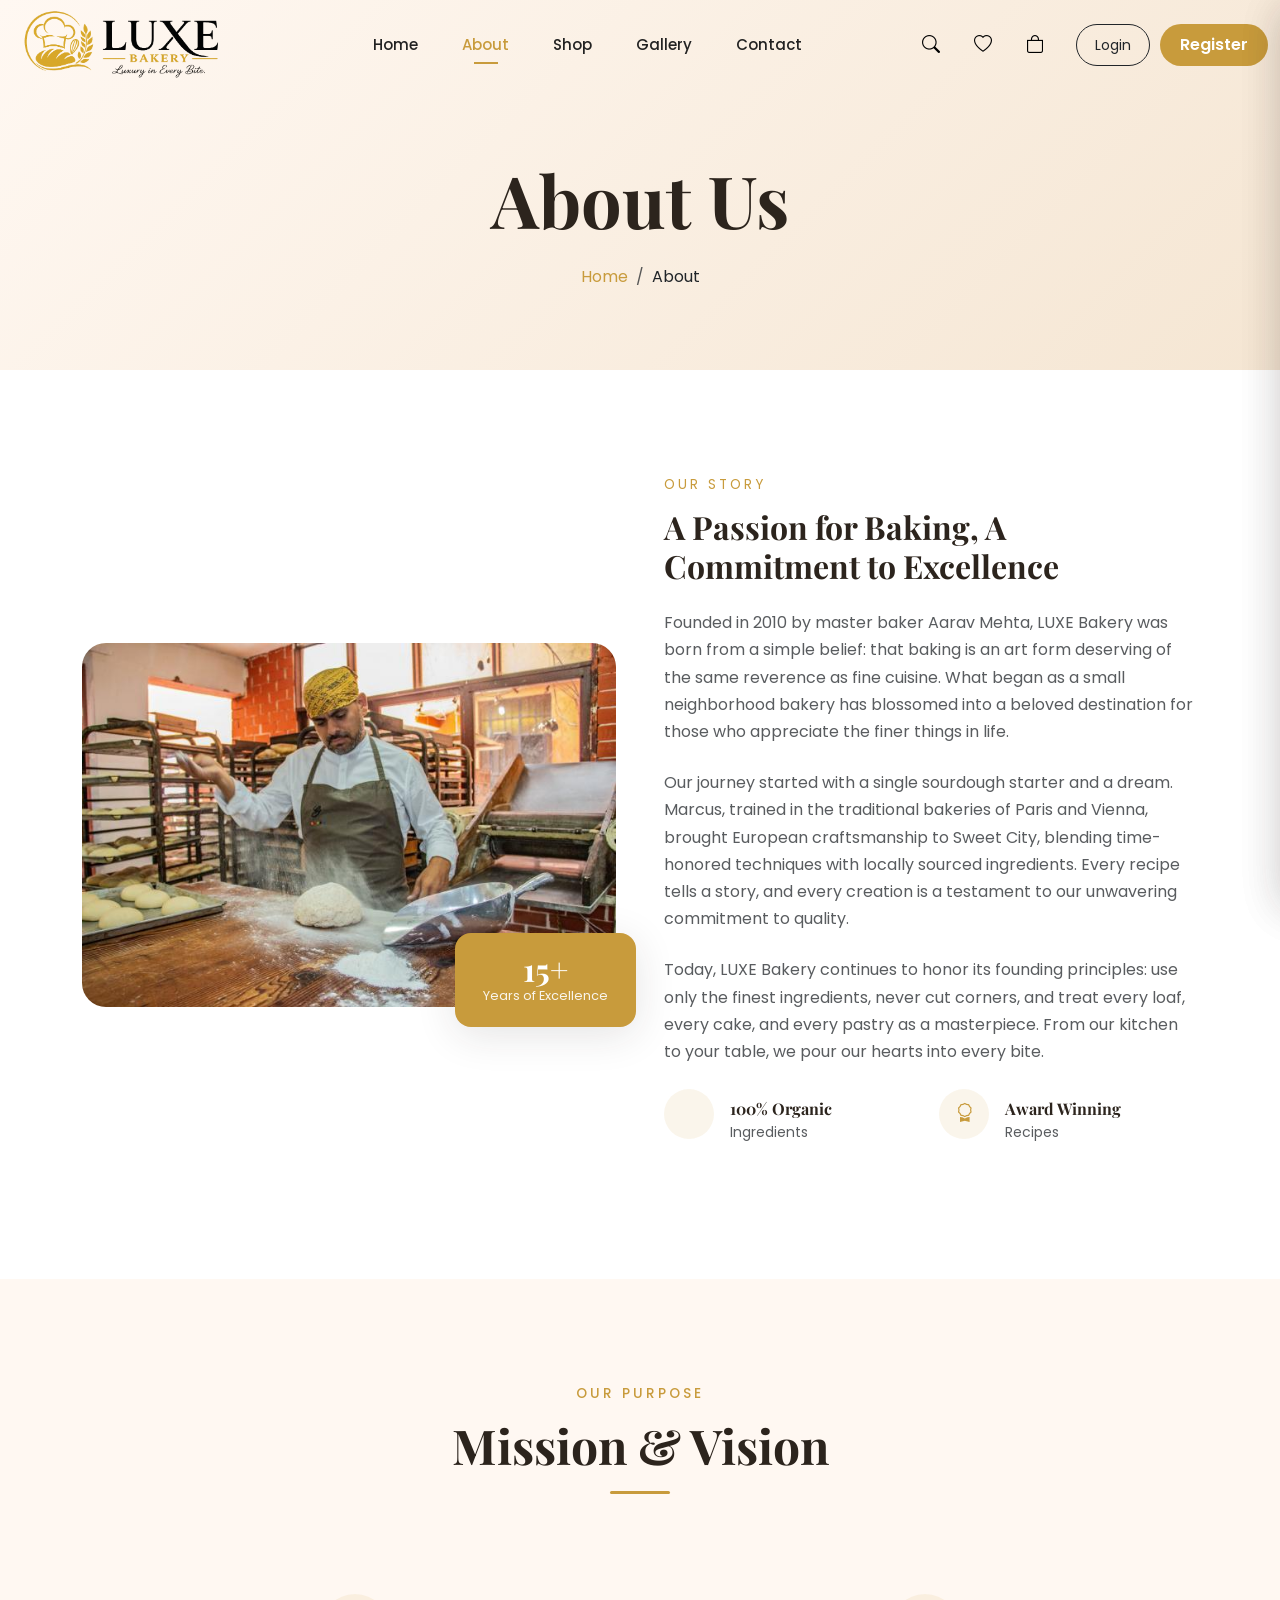
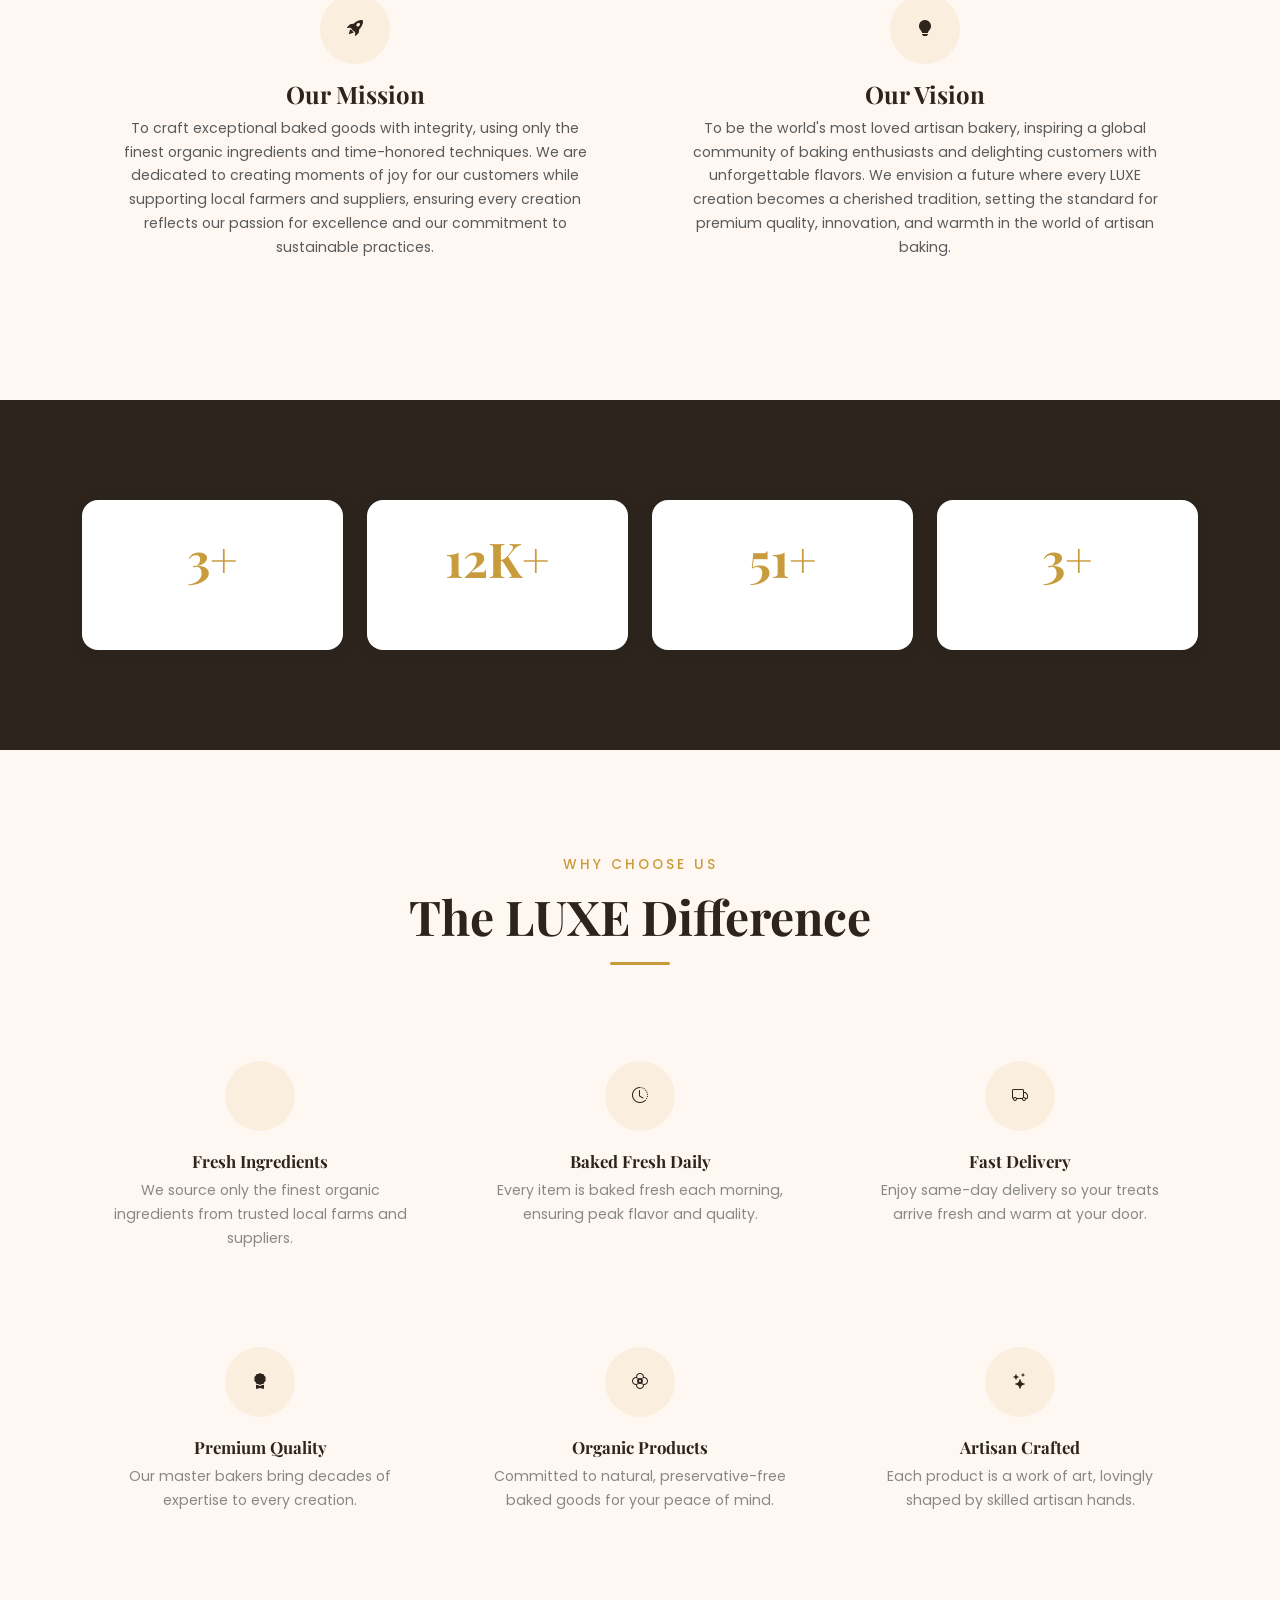
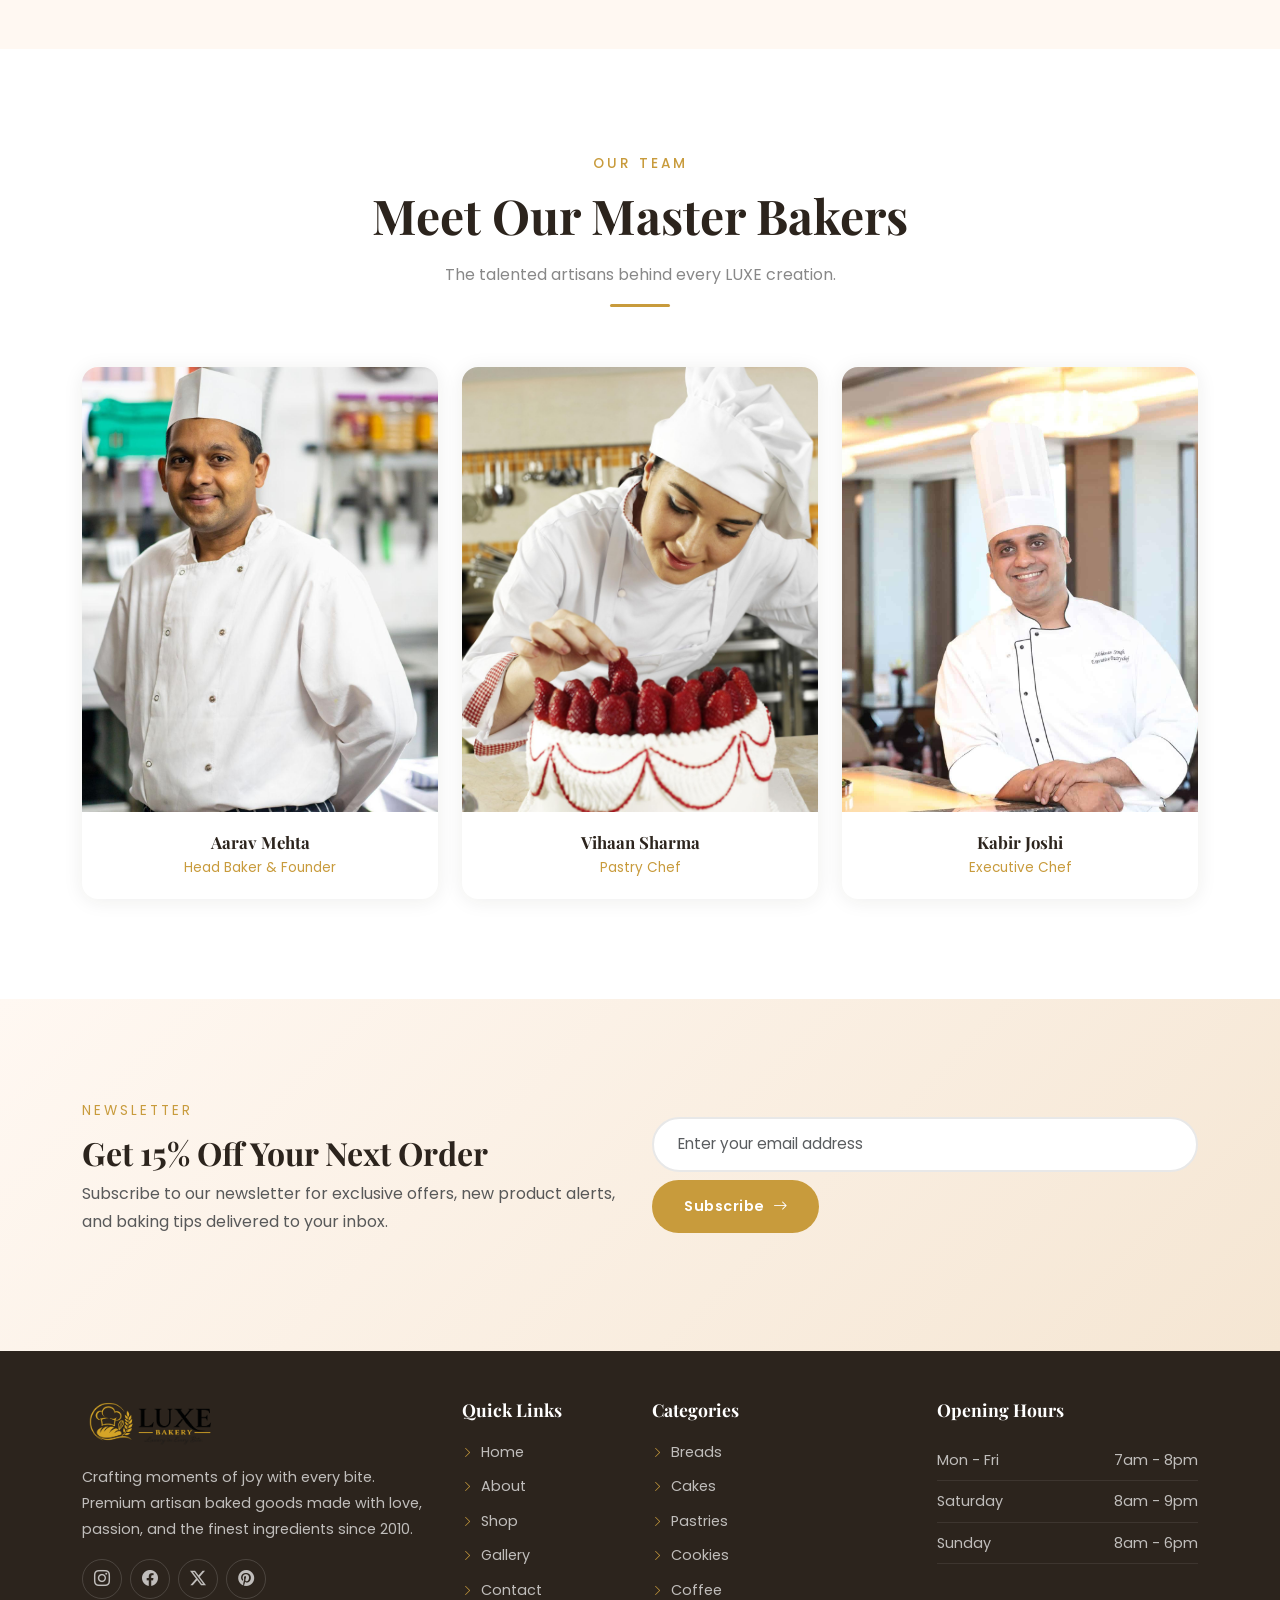
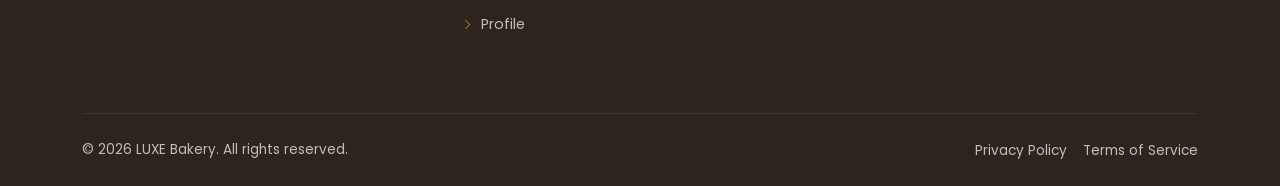
<file: about.html>
<!DOCTYPE html>
<html lang="en" data-theme="light">

<head>
  <meta charset="UTF-8">
  <meta name="viewport" content="width=device-width, initial-scale=1.0">
  <meta name="description"
    content="Learn about LUXE Bakery - our story, mission, master bakers, and commitment to crafting exceptional artisan baked goods with passion and the finest ingredients.">
  <meta name="keywords"
    content="bakery, artisan bread, cakes, pastries, cookies, coffee, luxury bakery, premium bakery">
  <meta name="author" content="LUXE Bakery">
  <title>About Us | LUXE Bakery</title>
  <link rel="icon" href="images/logo/favicon.svg" type="image/svg+xml">
  <link href="https://cdn.jsdelivr.net/npm/bootstrap@5.3.8/dist/css/bootstrap.min.css" rel="stylesheet">
  <link href="https://cdn.jsdelivr.net/npm/bootstrap-icons@1.13.1/font/bootstrap-icons.css" rel="stylesheet">
  <link
    href="https://fonts.googleapis.com/css2?family=Playfair+Display:ital,wght@0,400;0,500;0,600;0,700;1,400&family=Poppins:wght@300;400;500;600;700&display=swap"
    rel="stylesheet">
  <link href="https://unpkg.com/aos@2.3.1/dist/aos.css" rel="stylesheet">
  <link href="css/style.css" rel="stylesheet">
</head>

<body>

  <!-- Header Component (loaded dynamically) -->
  <div id="site-header"></div>

  <!-- Page Header -->
  <section class="hero-section" style="min-height:auto;padding:160px 0 80px">
    <div class="hero-bg"></div>
    <div class="container">
      <div class="text-center" data-aos="fade-up">
        <h1 class="hero-title">About Us</h1>
        <nav aria-label="breadcrumb">
          <ol class="breadcrumb justify-content-center" style="background:none;padding:0;margin:0">
            <li class="breadcrumb-item"><a href="index.html" style="color:var(--primary)">Home</a></li>
            <li class="breadcrumb-item active text-dark">About</li>
          </ol>
        </nav>
      </div>
    </div>
  </section>

  <!-- Our Story -->
  <section class="section-padding about-section">
    <div class="container">
      <div class="row align-items-center g-5">
        <div class="col-lg-6" data-aos="fade-right">
          <div class="about-img-wrapper">
            <img src="images/hero/about-bg_2.jpg" alt="About LUXE Bakery">
            <div class="about-badge">
              <h3>15+</h3>
              <p>Years of Excellence</p>
            </div>
          </div>
        </div>
        <div class="col-lg-6" data-aos="fade-left">
          <span class="subtitle"
            style="display:inline-block;color:var(--primary);font-size:0.85rem;letter-spacing:3px;text-transform:uppercase;margin-bottom:12px;">Our
            Story</span>
          <h2 class="mb-4">A Passion for Baking, A Commitment to Excellence</h2>
          <p class="text-muted mb-4">Founded in 2010 by master baker Aarav Mehta, LUXE Bakery was born from a simple
            belief: that baking is an art form deserving of the same reverence as fine cuisine. What began as a small
            neighborhood bakery has blossomed into a beloved destination for those who appreciate the finer things in
            life.</p>
          <p class="text-muted mb-4">Our journey started with a single sourdough starter and a dream. Marcus, trained in
            the traditional bakeries of Paris and Vienna, brought European craftsmanship to Sweet City, blending
            time-honored techniques with locally sourced ingredients. Every recipe tells a story, and every creation is
            a testament to our unwavering commitment to quality.</p>
          <p class="text-muted mb-4">Today, LUXE Bakery continues to honor its founding principles: use only the finest
            ingredients, never cut corners, and treat every loaf, every cake, and every pastry as a masterpiece. From
            our kitchen to your table, we pour our hearts into every bite.</p>
          <div class="row g-3 mb-4">
            <div class="col-6">
              <div class="d-flex align-items-center gap-3">
                <div class="contact-icon"><i class="bi bi-leaf"></i></div>
                <div>
                  <h6 class="mb-0">100% Organic</h6><small class="text-muted">Ingredients</small>
                </div>
              </div>
            </div>
            <div class="col-6">
              <div class="d-flex align-items-center gap-3">
                <div class="contact-icon"><i class="bi bi-award"></i></div>
                <div>
                  <h6 class="mb-0">Award Winning</h6><small class="text-muted">Recipes</small>
                </div>
              </div>
            </div>
          </div>
        </div>
      </div>
    </div>
  </section>

  <!-- Mission & Vision -->
  <section class="section-padding" style="background:var(--cream)">
    <div class="container">
      <div class="section-title" data-aos="fade-up">
        <span class="subtitle">Our Purpose</span>
        <h2>Mission & Vision</h2>
        <div class="gold-line"></div>
      </div>
      <div class="row g-4">
        <div class="col-md-6" data-aos="fade-up" data-aos-delay="0">
          <div class="why-card text-center" style="text-align:left;padding:40px">
            <div class="why-icon mb-3">
              <i class="bi-rocket-takeoff-fill"></i>
            </div>
            <h4>Our Mission</h4>
            <p class="text-muted mb-0 ">To craft exceptional baked goods with integrity, using only the finest organic
              ingredients and time-honored techniques. We are dedicated to creating moments of joy for our customers
              while supporting local farmers and suppliers, ensuring every creation reflects our passion for excellence
              and our commitment to sustainable practices.</p>
          </div>
        </div>
        <div class="col-md-6" data-aos="fade-up" data-aos-delay="100">
          <div class="why-card text-center" style="text-align:left;padding:40px">
            <div class="why-icon mb-3">
              <i class="bi-lightbulb-fill"></i>
            </div>
            <h4>Our Vision</h4>
            <p class="text-muted mb-0">To be the world's most loved artisan bakery, inspiring a global community of
              baking enthusiasts and delighting customers with unforgettable flavors. We envision a future where every
              LUXE creation becomes a cherished tradition, setting the standard for premium quality, innovation, and
              warmth in the world of artisan baking.</p>
          </div>
        </div>
      </div>
    </div>
  </section>

  <!-- Statistics Counter -->
  <section class="section-padding" style="background:var(--dark)">
    <div class="container">
      <div class="row g-4 text-center">
        <div class="col-6 col-lg-3" data-aos="fade-up" data-aos-delay="0">
          <div class="counter-box" style="padding:30px 20px">
            <h2 class="mb-0" style="color:var(--primary);font-size:3rem;font-family:var(--font-heading)"><span
                data-count="15">0</span>+</h2>
            <p class="text-white-50 mb-0 mt-2">Years of Excellence</p>
          </div>
        </div>
        <div class="col-6 col-lg-3" data-aos="fade-up" data-aos-delay="100">
          <div class="counter-box" style="padding:30px 20px">
            <h2 class="mb-0" style="color:var(--primary);font-size:3rem;font-family:var(--font-heading)"><span
                data-count="50">0</span>K+</h2>
            <p class="text-white-50 mb-0 mt-2">Happy Customers</p>
          </div>
        </div>
        <div class="col-6 col-lg-3" data-aos="fade-up" data-aos-delay="200">
          <div class="counter-box" style="padding:30px 20px">
            <h2 class="mb-0" style="color:var(--primary);font-size:3rem;font-family:var(--font-heading)"><span
                data-count="200">0</span>+</h2>
            <p class="text-white-50 mb-0 mt-2">Unique Recipes</p>
          </div>
        </div>
        <div class="col-6 col-lg-3" data-aos="fade-up" data-aos-delay="300">
          <div class="counter-box" style="padding:30px 20px">
            <h2 class="mb-0" style="color:var(--primary);font-size:3rem;font-family:var(--font-heading)"><span
                data-count="15">0</span>+</h2>
            <p class="text-white-50 mb-0 mt-2">Awards Won</p>
          </div>
        </div>
      </div>
    </div>
  </section>

  <!-- Why Choose Us -->
  <section class="section-padding" style="background:var(--cream)">
    <div class="container">
      <div class="section-title" data-aos="fade-up">
        <span class="subtitle">Why Choose Us</span>
        <h2>The LUXE Difference</h2>
        <div class="gold-line"></div>
      </div>
      <div class="row g-4">
        <div class="col-sm-6 col-lg-4" data-aos="fade-up" data-aos-delay="0">
          <div class="why-card">
            <div class="why-icon">
              <i class="bi-leaf-fill"></i>
            </div>
            <h5>Fresh Ingredients</h5>
            <p>We source only the finest organic ingredients from trusted local farms and suppliers.</p>
          </div>
        </div>
        <div class="col-sm-6 col-lg-4" data-aos="fade-up" data-aos-delay="100">
          <div class="why-card">
            <div class="why-icon">
              <i class="bi-clock-history"></i>
            </div>
            <h5>Baked Fresh Daily</h5>
            <p>Every item is baked fresh each morning, ensuring peak flavor and quality.</p>
          </div>
        </div>
        <div class="col-sm-6 col-lg-4" data-aos="fade-up" data-aos-delay="200">
          <div class="why-card">
            <div class="why-icon">
              <i class="bi-truck"></i>
            </div>
            <h5>Fast Delivery</h5>
            <p>Enjoy same-day delivery so your treats arrive fresh and warm at your door.</p>
          </div>
        </div>
        <div class="col-sm-6 col-lg-4" data-aos="fade-up" data-aos-delay="300">
          <div class="why-card">
            <div class="why-icon">
              <i class="bi-award-fill"></i>
            </div>
            <h5>Premium Quality</h5>
            <p>Our master bakers bring decades of expertise to every creation.</p>
          </div>
        </div>
        <div class="col-sm-6 col-lg-4" data-aos="fade-up" data-aos-delay="400">
          <div class="why-card">
            <div class="why-icon">
              <i class="bi-flower2"></i>
            </div>
            <h5>Organic Products</h5>
            <p>Committed to natural, preservative-free baked goods for your peace of mind.</p>
          </div>
        </div>
        <div class="col-sm-6 col-lg-4" data-aos="fade-up" data-aos-delay="500">
          <div class="why-card">
            <div class="why-icon">
              <i class="bi-stars"></i>
            </div>
            <h5>Artisan Crafted</h5>
            <p>Each product is a work of art, lovingly shaped by skilled artisan hands.</p>
          </div>
        </div>
      </div>
    </div>
  </section>

  <!-- Our Team -->
  <section class="section-padding" style="background:var(--white)">
    <div class="container">
      <div class="section-title" data-aos="fade-up">
        <span class="subtitle">Our Team</span>
        <h2>Meet Our Master Bakers</h2>
        <p>The talented artisans behind every LUXE creation.</p>
        <div class="gold-line"></div>
      </div>
      <div class="row g-4">
        <div class="col-md-4" data-aos="fade-up" data-aos-delay="0">
          <div class="team-card">
            <div class="team-img-wrapper">
              <img src="images/chefs/Chef-1.jpg" alt="Aarav Mehta" loading="lazy">
              <div class="team-social">
                <a href="#"><i class="bi bi-instagram"></i></a>
                <a href="#"><i class="bi bi-twitter-x"></i></a>
                <a href="#"><i class="bi bi-linkedin"></i></a>
              </div>
            </div>
            <div class="team-info">
              <h5>Aarav Mehta</h5>
              <p>Head Baker & Founder</p>
            </div>
          </div>
        </div>
        <div class="col-md-4" data-aos="fade-up" data-aos-delay="100">
          <div class="team-card">
            <div class="team-img-wrapper">
              <img src="images/chefs/Chef-2.jpg" alt="Vihaan Sharma" loading="lazy">
              <div class="team-social">
                <a href="#"><i class="bi bi-instagram"></i></a>
                <a href="#"><i class="bi bi-twitter-x"></i></a>
                <a href="#"><i class="bi bi-linkedin"></i></a>
              </div>
            </div>
            <div class="team-info">
              <h5>Vihaan Sharma</h5>
              <p>Pastry Chef</p>
            </div>
          </div>
        </div>
        <div class="col-md-4" data-aos="fade-up" data-aos-delay="200">
          <div class="team-card">
            <div class="team-img-wrapper">
              <img src="images/chefs/Chef-3.jpg" alt="Kabir Joshi" loading="lazy">
              <div class="team-social">
                <a href="#"><i class="bi bi-instagram"></i></a>
                <a href="#"><i class="bi bi-twitter-x"></i></a>
                <a href="#"><i class="bi bi-linkedin"></i></a>
              </div>
            </div>
            <div class="team-info">
              <h5>Kabir Joshi</h5>
              <p>Executive Chef</p>
            </div>
          </div>
        </div>
      </div>
    </div>
  </section>

  <!-- Newsletter -->
  <section class="section-padding newsletter-section">
    <div class="container">
      <div class="row align-items-center g-4" data-aos="fade-up">
        <div class="col-lg-6">
          <span class="subtitle"
            style="display:block;color:var(--primary);font-size:0.85rem;letter-spacing:3px;text-transform:uppercase;margin-bottom:12px;">Newsletter</span>
          <h2>Get 15% Off Your Next Order</h2>
          <p class="text-muted">Subscribe to our newsletter for exclusive offers, new product alerts, and baking tips
            delivered to your inbox.</p>
        </div>
        <div class="col-lg-6">
          <form class="newsletter-form d-flex gap-2 flex-wrap">
            <input type="email" class="form-control" placeholder="Enter your email address" required>
            <button type="submit" class="btn-luxe">Subscribe <i class="bi bi-arrow-right"></i></button>
          </form>
        </div>
      </div>
    </div>
  </section>

  <!-- Footer Component (loaded dynamically) -->
  <div id="site-footer"></div>

  <!-- Scripts -->
  <script src="https://cdn.jsdelivr.net/npm/bootstrap@5.3.8/dist/js/bootstrap.bundle.min.js"></script>
  <script src="https://unpkg.com/aos@2.3.1/dist/aos.js"></script>
  <script src="js/script.js"></script>
</body>

</html>
</file>
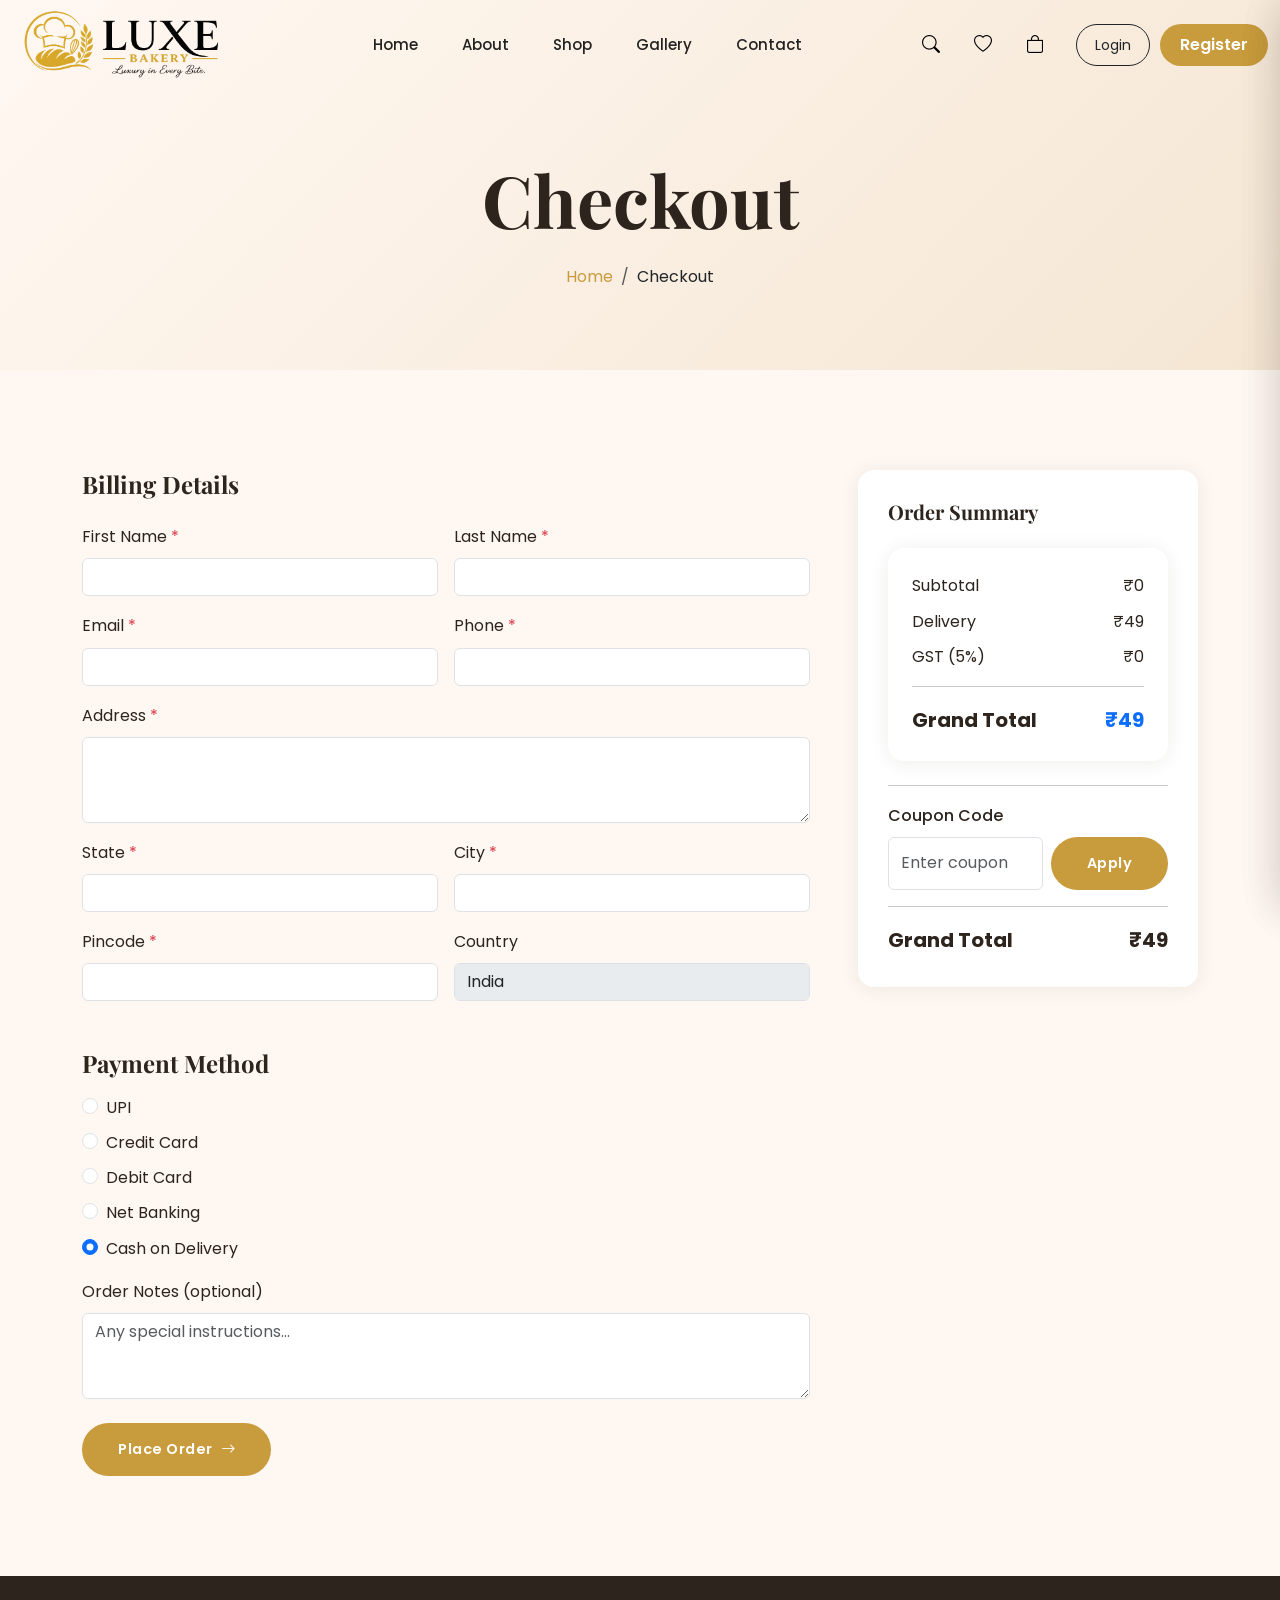
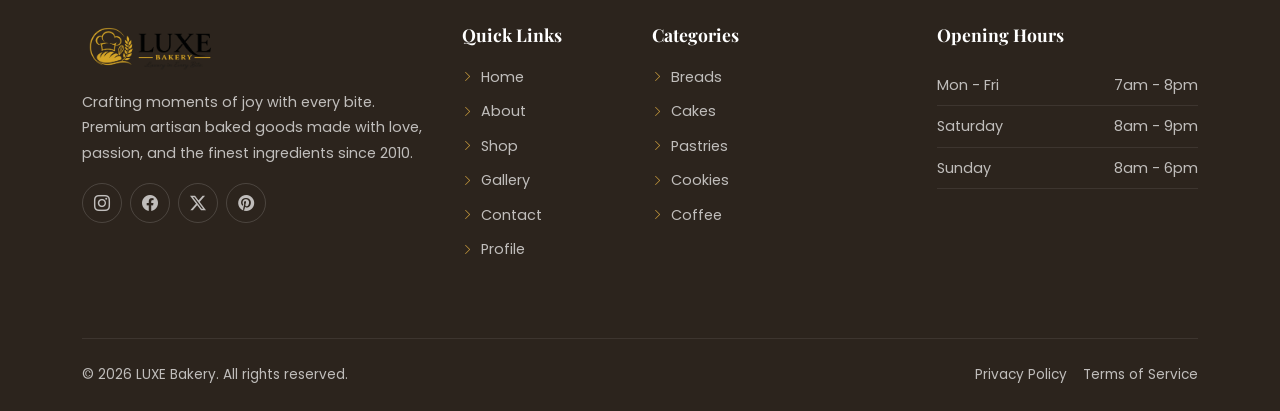
<file: checkout.html>
<!DOCTYPE html>
<html lang="en" data-theme="light">

<head>
  <meta charset="UTF-8">
  <meta name="viewport" content="width=device-width, initial-scale=1.0">
  <meta name="description" content="Complete your order at LUXE Bakery">
  <meta name="keywords" content="checkout, bakery, order, LUXE Bakery">
  <meta name="author" content="LUXE Bakery">
  <title>Checkout | LUXE Bakery</title>
  <link rel="icon" href="images/logo/favicon.svg" type="image/svg+xml">
  <link href="https://cdn.jsdelivr.net/npm/bootstrap@5.3.8/dist/css/bootstrap.min.css" rel="stylesheet">
  <link href="https://cdn.jsdelivr.net/npm/bootstrap-icons@1.13.1/font/bootstrap-icons.css" rel="stylesheet">
  <link
    href="https://fonts.googleapis.com/css2?family=Playfair+Display:ital,wght@0,400;0,500;0,600;0,700;1,400&family=Poppins:wght@300;400;500;600;700&display=swap"
    rel="stylesheet">
  <link href="https://unpkg.com/aos@2.3.1/dist/aos.css" rel="stylesheet">
  <link href="css/style.css" rel="stylesheet">
</head>

<body>

  <div id="site-header"></div>

  <!-- Page Header -->
  <section class="hero-section" style="min-height:auto;padding:160px 0 80px">
    <div class="container">
      <div class="text-center" data-aos="fade-up">
        <h1 class="hero-title">Checkout</h1>
        <nav aria-label="breadcrumb">
          <ol class="breadcrumb justify-content-center" style="background:none;padding:0;margin:0">
            <li class="breadcrumb-item"><a href="index.html" style="color:var(--primary)">Home</a></li>
            <li class="breadcrumb-item active text-dark" style="color:#fff">Checkout</li>
          </ol>
        </nav>
      </div>
    </div>
  </section>

  <!-- Checkout Section -->
  <section class="section-padding">
    <div class="container">
      <div class="row g-5">

        <!-- Left Column - Billing Details -->
        <div class="col-lg-8" data-aos="fade-right">
          <h4 class="fw-bold mb-4">Billing Details</h4>
          <form id="checkoutForm" class="needs-validation" novalidate>

            <!-- Name Row -->
            <div class="row g-3 mb-3">
              <div class="col-md-6">
                <label for="billingFirstName" class="form-label">First Name <span class="text-danger">*</span></label>
                <input type="text" class="form-control" id="billingFirstName" required>
                <div class="invalid-feedback">Please enter your first name.</div>
              </div>
              <div class="col-md-6">
                <label for="billingLastName" class="form-label">Last Name <span class="text-danger">*</span></label>
                <input type="text" class="form-control" id="billingLastName" required>
                <div class="invalid-feedback">Please enter your last name.</div>
              </div>
            </div>

            <!-- Email & Phone Row -->
            <div class="row g-3 mb-3">
              <div class="col-md-6">
                <label for="billingEmail" class="form-label">Email <span class="text-danger">*</span></label>
                <input type="email" class="form-control" id="billingEmail" required>
                <div class="invalid-feedback">Please enter a valid email.</div>
              </div>
              <div class="col-md-6">
                <label for="billingPhone" class="form-label">Phone <span class="text-danger">*</span></label>
                <input type="tel" class="form-control" id="billingPhone" required>
                <div class="invalid-feedback">Please enter your phone number.</div>
              </div>
            </div>

            <!-- Address -->
            <div class="mb-3">
              <label for="billingAddress" class="form-label">Address <span class="text-danger">*</span></label>
              <textarea class="form-control" id="billingAddress" rows="3" required></textarea>
              <div class="invalid-feedback">Please enter your address.</div>
            </div>

            <!-- State & City Row -->
            <div class="row g-3 mb-3">
              <div class="col-md-6">
                <label for="billingState" class="form-label">State <span class="text-danger">*</span></label>
                <input type="text" class="form-control" id="billingState" required>
                <div class="invalid-feedback">Please enter your state.</div>
              </div>
              <div class="col-md-6">
                <label for="billingCity" class="form-label">City <span class="text-danger">*</span></label>
                <input type="text" class="form-control" id="billingCity" required>
                <div class="invalid-feedback">Please enter your city.</div>
              </div>
            </div>

            <!-- Pincode & Country Row -->
            <div class="row g-3 mb-3">
              <div class="col-md-6">
                <label for="billingPincode" class="form-label">Pincode <span class="text-danger">*</span></label>
                <input type="text" class="form-control" id="billingPincode" required>
                <div class="invalid-feedback">Please enter your pincode.</div>
              </div>
              <div class="col-md-6">
                <label for="billingCountry" class="form-label">Country</label>
                <input type="text" class="form-control" id="billingCountry" value="India" disabled>
              </div>
            </div>

            <!-- Payment Method -->
            <h4 class="fw-bold mt-5 mb-3">Payment Method</h4>
            <div class="mb-3">
              <div class="form-check mb-2">
                <input class="form-check-input" type="radio" name="paymentMethod" id="payUPI" value="upi">
                <label class="form-check-label" for="payUPI">UPI</label>
              </div>
              <div class="form-check mb-2">
                <input class="form-check-input" type="radio" name="paymentMethod" id="payCreditCard"
                  value="credit-card">
                <label class="form-check-label" for="payCreditCard">Credit Card</label>
              </div>
              <div class="form-check mb-2">
                <input class="form-check-input" type="radio" name="paymentMethod" id="payDebitCard" value="debit-card">
                <label class="form-check-label" for="payDebitCard">Debit Card</label>
              </div>
              <div class="form-check mb-2">
                <input class="form-check-input" type="radio" name="paymentMethod" id="payNetBanking"
                  value="net-banking">
                <label class="form-check-label" for="payNetBanking">Net Banking</label>
              </div>
              <div class="form-check mb-2">
                <input class="form-check-input" type="radio" name="paymentMethod" id="payCOD" value="cod" checked>
                <label class="form-check-label" for="payCOD">Cash on Delivery</label>
              </div>
            </div>

            <!-- Order Notes -->
            <div class="mb-4">
              <label for="orderNotes" class="form-label">Order Notes (optional)</label>
              <textarea class="form-control" id="orderNotes" rows="3"
                placeholder="Any special instructions..."></textarea>
            </div>

            <button type="submit" class="btn-luxe">Place Order <i class="bi bi-arrow-right"></i></button>
          </form>
        </div>

        <!-- Right Column - Order Summary -->
        <div class="col-lg-4" data-aos="fade-left">
          <div class="cart-summary" style="position:sticky;top:100px;">
            <h5 class="mb-4">Order Summary</h5>
            <div id="checkoutSummary">
              <!-- Populated by JS -->
            </div>
            <hr class="my-3">
            <div class="coupon-area mb-3">
              <label class="form-label fw-medium">Coupon Code</label>
              <div class="d-flex gap-2">
                <input type="text" class="form-control" placeholder="Enter coupon" id="couponInput">
                <button class="btn-luxe btn-sm" id="applyCoupon">Apply</button>
              </div>
            </div>
            <hr class="my-3">
            <div class="d-flex justify-content-between fw-bold fs-5">
              <span>Grand Total</span>
              <span id="checkoutGrandTotal">₹0.00</span>
            </div>
          </div>
        </div>

      </div>
    </div>
  </section>

  <div id="site-footer"></div>

  <script src="https://cdn.jsdelivr.net/npm/bootstrap@5.3.8/dist/js/bootstrap.bundle.min.js"></script>
  <script src="https://unpkg.com/aos@2.3.1/dist/aos.js"></script>
  <script src="js/script.js"></script>
</body>

</html>
</file>
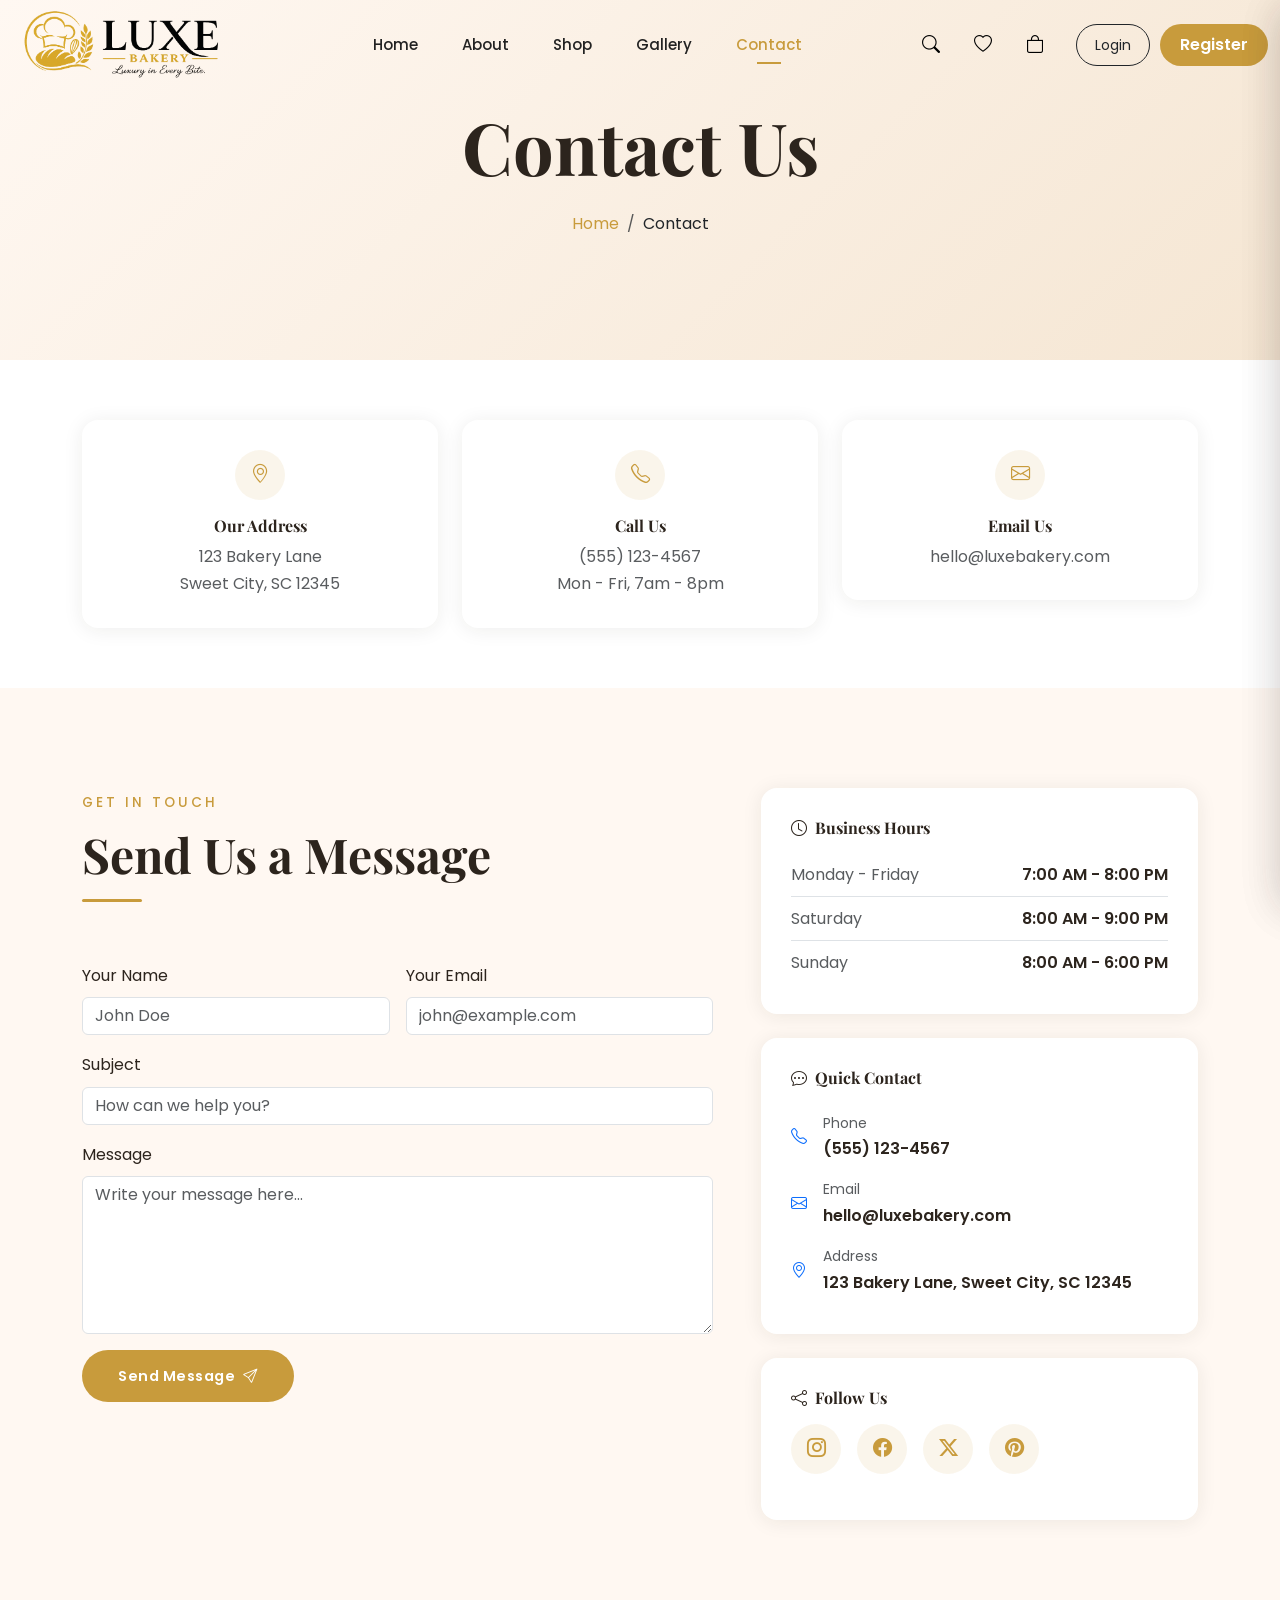
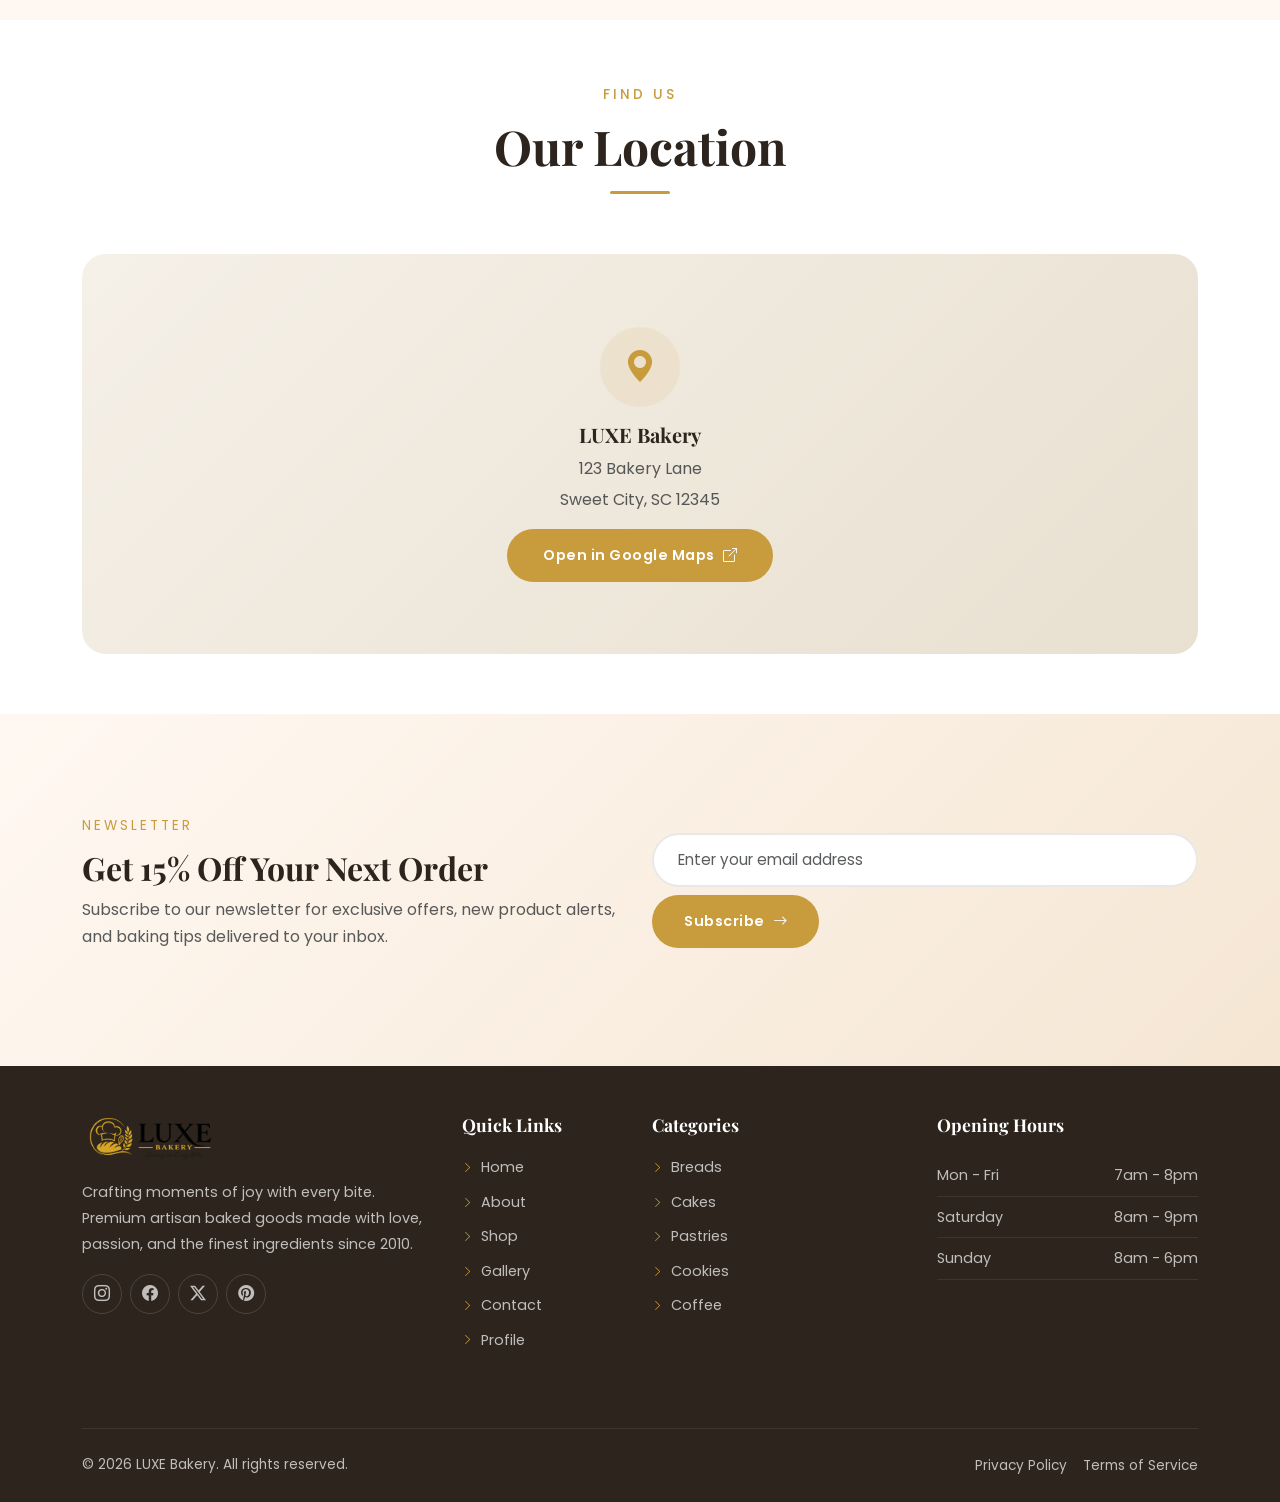
<file: contact.html>
<!DOCTYPE html>
<html lang="en" data-theme="light">

<head>
  <meta charset="UTF-8">
  <meta name="viewport" content="width=device-width, initial-scale=1.0">
  <meta name="description"
    content="Contact LUXE Bakery - Get in touch for orders, inquiries, and custom cake requests.">
  <meta name="keywords" content="contact, bakery, custom cakes, orders, LUXE Bakery">
  <meta name="author" content="LUXE Bakery">
  <title>Contact Us | LUXE Bakery</title>
  <link rel="icon" href="images/logo/favicon.svg" type="image/svg+xml">
  <link href="https://cdn.jsdelivr.net/npm/bootstrap@5.3.8/dist/css/bootstrap.min.css" rel="stylesheet">
  <link href="https://cdn.jsdelivr.net/npm/bootstrap-icons@1.13.1/font/bootstrap-icons.css" rel="stylesheet">
  <link
    href="https://fonts.googleapis.com/css2?family=Playfair+Display:ital,wght@0,400;0,500;0,600;0,700;1,400&family=Poppins:wght@300;400;500;600;700&display=swap"
    rel="stylesheet">
  <link href="https://unpkg.com/aos@2.3.1/dist/aos.css" rel="stylesheet">
  <link href="css/style.css" rel="stylesheet">
</head>

<body>

  <!-- Header Component (loaded dynamically) -->
  <div id="site-header"></div>

  <!-- Page Header -->
  <section class="hero-section" style="min-height:40vh;">
    <div class="hero-bg">
    <div class="container d-flex flex-column align-items-center justify-content-center text-center"
      style="min-height:40vh;position:relative;z-index:2;">
      <h1 class="hero-title" data-aos="fade-up">Contact Us</h1>
      <nav aria-label="breadcrumb" data-aos="fade-up" data-aos-delay="100">
        <ol class="breadcrumb justify-content-center" >
          <li class="breadcrumb-item" style="color:var(--primary)"><a href="index.html">Home</a></li>
          <li class="breadcrumb-item active text-dark" aria-current="page">Contact</li>
        </ol>
      </nav>
    </div>
  </section>

  <!-- Contact Info Cards -->
  <section class="section-padding-sm" style="background:var(--white);">
    <div class="container">
      <div class="row g-4">
        <div class="col-md-4" data-aos="fade-up" data-aos-delay="0">
          <div class="contact-info-card text-center">
            <div class="contact-icon mx-auto"><i class="bi bi-geo-alt"></i></div>
            <h6>Our Address</h6>
            <p class="text-muted mb-0">123 Bakery Lane<br>Sweet City, SC 12345</p>
          </div>
        </div>
        <div class="col-md-4" data-aos="fade-up" data-aos-delay="100">
          <div class="contact-info-card text-center">
            <div class="contact-icon mx-auto"><i class="bi bi-telephone"></i></div>
            <h6>Call Us</h6>
            <p class="text-muted mb-0">(555) 123-4567<br>Mon - Fri, 7am - 8pm</p>
          </div>
        </div>
        <div class="col-md-4" data-aos="fade-up" data-aos-delay="200">
          <div class="contact-info-card text-center">
            <div class="contact-icon mx-auto"><i class="bi bi-envelope"></i></div>
            <h6>Email Us</h6>
            <p class="text-muted mb-0">hello@luxebakery.com</p>
          </div>
        </div>
      </div>
    </div>
  </section>

  <!-- Contact Form + Sidebar -->
  <section class="section-padding" style="background:var(--cream);">
    <div class="container">
      <div class="row g-5">
        <!-- Contact Form -->
        <div class="col-lg-7" data-aos="fade-right">
          <div class="section-title" style="text-align:left;">
            <span class="subtitle">Get in Touch</span>
            <h2>Send Us a Message</h2>
            <div class="gold-line" style="margin-left:0;"></div>
          </div>
          <form class="contact-form mt-4">
            <div class="row g-3">
              <div class="col-md-6">
                <label for="contactName" class="form-label">Your Name</label>
                <input type="text" class="form-control" id="contactName" placeholder="John Doe" required>
              </div>
              <div class="col-md-6">
                <label for="contactEmail" class="form-label">Your Email</label>
                <input type="email" class="form-control" id="contactEmail" placeholder="john@example.com" required>
              </div>
              <div class="col-12">
                <label for="contactSubject" class="form-label">Subject</label>
                <input type="text" class="form-control" id="contactSubject" placeholder="How can we help you?" required>
              </div>
              <div class="col-12">
                <label for="contactMessage" class="form-label">Message</label>
                <textarea class="form-control" id="contactMessage" rows="6" placeholder="Write your message here..."
                  required></textarea>
              </div>
              <div class="col-12">
                <button type="submit" class="btn-luxe">Send Message <i class="bi bi-send"></i></button>
              </div>
            </div>
          </form>
        </div>

        <!-- Sidebar -->
        <div class="col-lg-5" data-aos="fade-left">
          <!-- Business Hours -->
          <div class="contact-info-card mb-4">
            <h6 class="mb-3"><i class="bi bi-clock me-2"></i>Business Hours</h6>
            <ul class="list-unstyled mb-0">
              <li class="d-flex justify-content-between py-2 border-bottom">
                <span class="text-muted">Monday - Friday</span>
                <span class="fw-semibold">7:00 AM - 8:00 PM</span>
              </li>
              <li class="d-flex justify-content-between py-2 border-bottom">
                <span class="text-muted">Saturday</span>
                <span class="fw-semibold">8:00 AM - 9:00 PM</span>
              </li>
              <li class="d-flex justify-content-between py-2">
                <span class="text-muted">Sunday</span>
                <span class="fw-semibold">8:00 AM - 6:00 PM</span>
              </li>
            </ul>
          </div>

          <!-- Quick Contact -->
          <div class="contact-info-card mb-4">
            <h6 class="mb-3"><i class="bi bi-chat-dots me-2"></i>Quick Contact</h6>
            <ul class="list-unstyled mb-0">
              <li class="d-flex align-items-center gap-3 py-2">
                <i class="bi bi-telephone text-primary"></i>
                <div>
                  <small class="text-muted d-block">Phone</small>
                  <span class="fw-semibold">(555) 123-4567</span>
                </div>
              </li>
              <li class="d-flex align-items-center gap-3 py-2">
                <i class="bi bi-envelope text-primary"></i>
                <div>
                  <small class="text-muted d-block">Email</small>
                  <span class="fw-semibold">hello@luxebakery.com</span>
                </div>
              </li>
              <li class="d-flex align-items-center gap-3 py-2">
                <i class="bi bi-geo-alt text-primary"></i>
                <div>
                  <small class="text-muted d-block">Address</small>
                  <span class="fw-semibold">123 Bakery Lane, Sweet City, SC 12345</span>
                </div>
              </li>
            </ul>
          </div>

          <!-- Social Links -->
          <div class="contact-info-card">
            <h6 class="mb-3"><i class="bi bi-share me-2"></i>Follow Us</h6>
            <div class="d-flex gap-3">
              <a href="#" class="contact-icon" aria-label="Instagram"><i class="bi bi-instagram"></i></a>
              <a href="#" class="contact-icon" aria-label="Facebook"><i class="bi bi-facebook"></i></a>
              <a href="#" class="contact-icon" aria-label="Twitter"><i class="bi bi-twitter-x"></i></a>
              <a href="#" class="contact-icon" aria-label="Pinterest"><i class="bi bi-pinterest"></i></a>
            </div>
          </div>
        </div>
      </div>
    </div>
  </section>

  <!-- Map Section -->
  <section class="section-padding-sm" style="background:var(--white);">
    <div class="container">
      <div class="section-title" data-aos="fade-up">
        <span class="subtitle">Find Us</span>
        <h2>Our Location</h2>
        <div class="gold-line"></div>
      </div>
      <div class="rounded-lg overflow-hidden" data-aos="fade-up" data-aos-delay="100"
        style="border-radius:var(--radius-lg);">
        <div class="d-flex align-items-center justify-content-center"
          style="height:400px;background:linear-gradient(135deg,#f5f0e8 0%,#e8e0d0 100%);position:relative;">
          <div class="text-center">
            <div class="contact-icon mx-auto mb-3" style="width:80px;height:80px;font-size:2rem;">
              <i class="bi bi-geo-alt-fill"></i>
            </div>
            <h5 class="fw-bold">LUXE Bakery</h5>
            <p class="text-muted mb-1">123 Bakery Lane</p>
            <p class="text-muted mb-3">Sweet City, SC 12345</p>
            <a href="https://maps.google.com/?q=123+Bakery+Lane+Sweet+City+SC+12345" target="_blank"
              class="btn-luxe btn-sm">Open in Google Maps <i class="bi bi-box-arrow-up-right"></i></a>
          </div>
        </div>
      </div>
    </div>
  </section>

  <!-- Newsletter -->
  <section class="section-padding newsletter-section">
    <div class="container">
      <div class="row align-items-center g-4" data-aos="fade-up">
        <div class="col-lg-6">
          <span class="subtitle"
            style="display:block;color:var(--primary);font-size:0.85rem;letter-spacing:3px;text-transform:uppercase;margin-bottom:12px;">Newsletter</span>
          <h2>Get 15% Off Your Next Order</h2>
          <p class="text-muted">Subscribe to our newsletter for exclusive offers, new product alerts, and baking tips
            delivered to your inbox.</p>
        </div>
        <div class="col-lg-6">
          <form class="newsletter-form d-flex gap-2 flex-wrap">
            <input type="email" class="form-control" placeholder="Enter your email address" required>
            <button type="submit" class="btn-luxe">Subscribe <i class="bi bi-arrow-right"></i></button>
          </form>
        </div>
      </div>
    </div>
  </section>

  <!-- Footer Component (loaded dynamically) -->
  <div id="site-footer"></div>

  <!-- Scripts -->
  <script src="https://cdn.jsdelivr.net/npm/bootstrap@5.3.8/dist/js/bootstrap.bundle.min.js"></script>
  <script src="https://unpkg.com/aos@2.3.1/dist/aos.js"></script>
  <script src="js/script.js"></script>
  <script>
    document.addEventListener('keydown', function (e) {
      if (e.key === 'Escape') {
        document.querySelector('.search-overlay')?.classList.remove('active');
      }
    });
  </script>
</body>

</html>
</file>
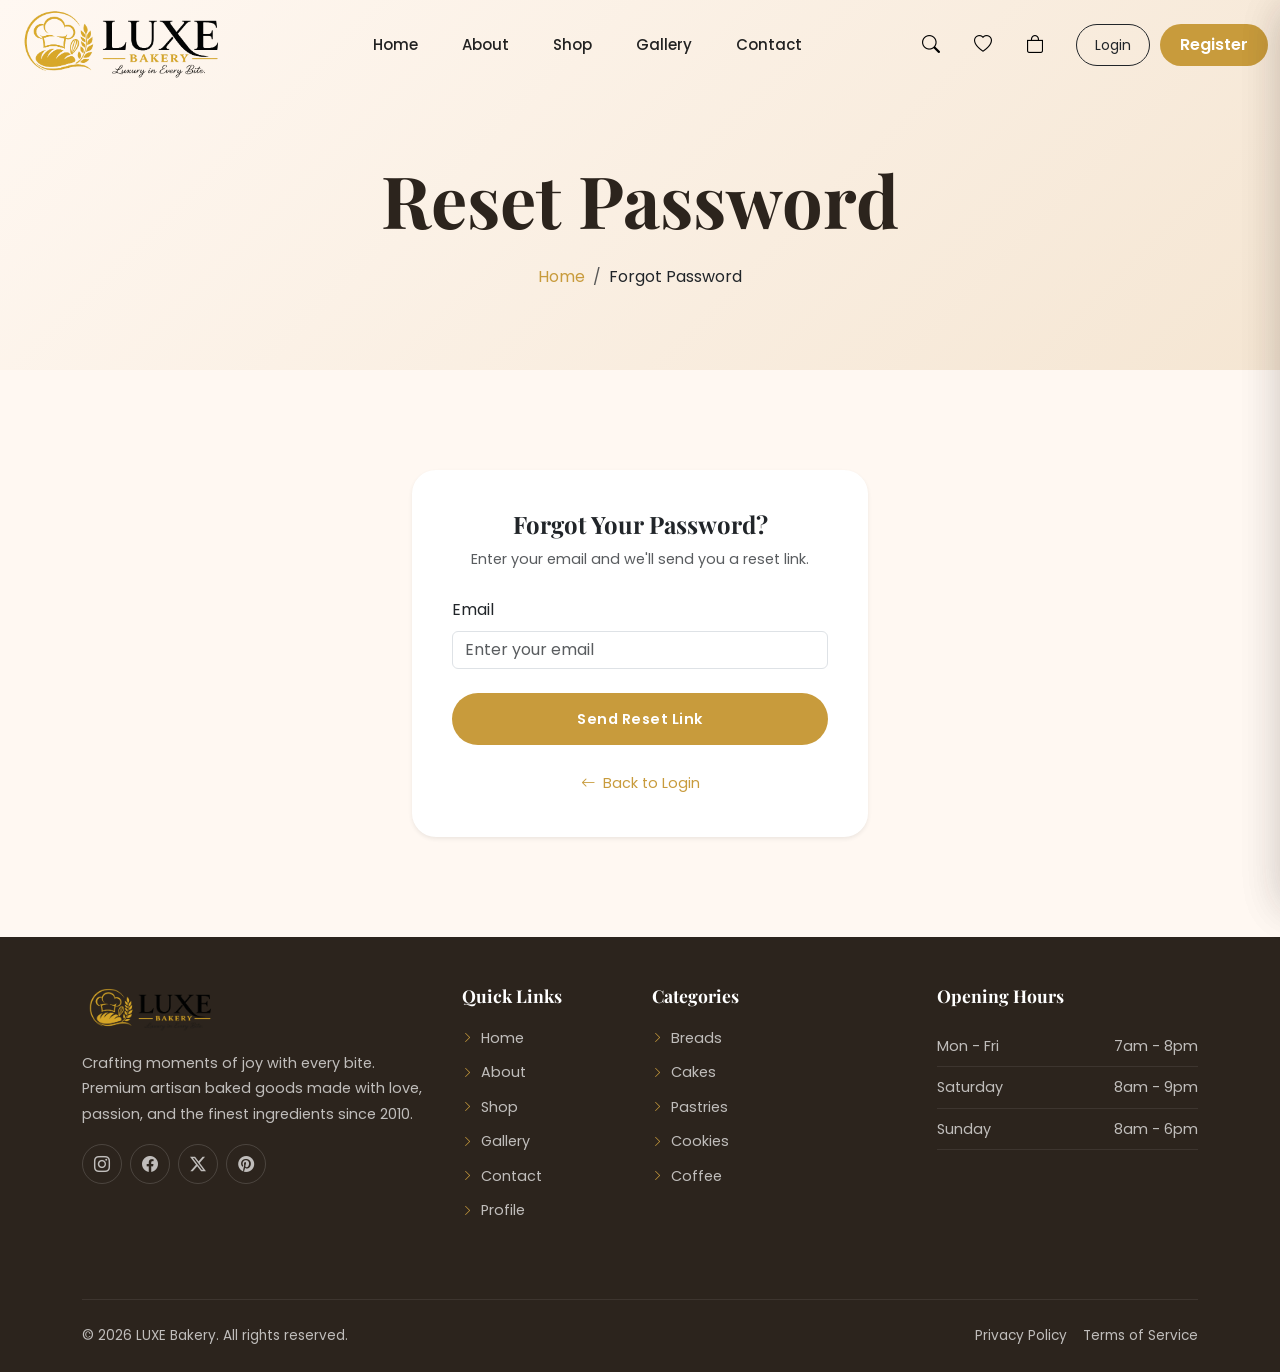
<file: forgot-password.html>
<!DOCTYPE html>
<html lang="en" data-theme="light">
<head>
  <meta charset="UTF-8">
  <meta name="viewport" content="width=device-width, initial-scale=1.0">
  <meta name="description" content="Reset your LUXE Bakery password">
  <meta name="author" content="LUXE Bakery">
  <title>Forgot Password | LUXE Bakery</title>
  <link rel="icon" href="images/logo/favicon.svg" type="image/svg+xml">
  <link href="https://cdn.jsdelivr.net/npm/bootstrap@5.3.8/dist/css/bootstrap.min.css" rel="stylesheet">
  <link href="https://cdn.jsdelivr.net/npm/bootstrap-icons@1.13.1/font/bootstrap-icons.css" rel="stylesheet">
  <link href="https://fonts.googleapis.com/css2?family=Playfair+Display:ital,wght@0,400;0,500;0,600;0,700;1,400&family=Poppins:wght@300;400;500;600;700&display=swap" rel="stylesheet">
  <link href="https://unpkg.com/aos@2.3.1/dist/aos.css" rel="stylesheet">
  <link href="css/style.css" rel="stylesheet">
</head>
<body>

<div id="site-header"></div>

<!-- Page Header -->
<section class="hero-section" style="min-height:auto;padding:160px 0 80px">
  <div class="container">
    <div class="text-center" data-aos="fade-up">
      <h1 class="hero-title">Reset Password</h1>
      <nav aria-label="breadcrumb">
        <ol class="breadcrumb justify-content-center" style="background:none;padding:0;margin:0">
          <li class="breadcrumb-item"><a href="index.html" style="color:var(--primary)">Home</a></li>
          <li class="breadcrumb-item active text-dark">Forgot Password</li>
        </ol>
      </nav>
    </div>
  </div>
</section>

<!-- Forgot Password Section -->
<section class="section-padding">
  <div class="container">
    <div class="row justify-content-center">
      <div class="col-12" style="max-width:480px;" data-aos="fade-up">
        <div class="card border-0 shadow-sm" style="border-radius:var(--radius-lg);padding:40px;">

          <!-- Forgot Form -->
          <div id="forgotFormWrapper">
            <h4 class="fw-bold text-center mb-2">Forgot Your Password?</h4>
            <p class="text-muted text-center mb-4" style="font-size:0.9rem;">Enter your email and we'll send you a reset link.</p>
            <form id="forgotForm" class="needs-validation" novalidate>
              <div class="mb-4">
                <label for="forgotEmail" class="form-label">Email</label>
                <input type="email" class="form-control" id="forgotEmail" placeholder="Enter your email" required>
                <div class="invalid-feedback">Please enter a valid email.</div>
              </div>
              <button type="submit" class="btn-luxe w-100 justify-content-center">Send Reset Link</button>
            </form>
            <div class="text-center mt-4">
              <a href="login.html" style="font-size:0.9rem;color:var(--primary);"><i class="bi bi-arrow-left me-1"></i> Back to Login</a>
            </div>
          </div>

          <!-- Success Message (hidden by default) -->
          <div id="forgotSuccess" style="display:none;" class="text-center">
            <div class="success-icon mx-auto mb-4" style="width:80px;height:80px;border-radius:50%;background:#28a745;display:flex;align-items:center;justify-content:center;">
              <i class="bi bi-check-lg" style="font-size:2.5rem;color:#fff;"></i>
            </div>
            <h4 class="fw-bold mb-2">Reset link sent!</h4>
            <p class="text-muted mb-4" style="font-size:0.9rem;">Check your email for password reset instructions.</p>
            <a href="login.html" class="btn-luxe">Back to Login</a>
          </div>

        </div>
      </div>
    </div>
  </div>
</section>

<div id="site-footer"></div>

<script src="https://cdn.jsdelivr.net/npm/bootstrap@5.3.8/dist/js/bootstrap.bundle.min.js"></script>
<script src="https://unpkg.com/aos@2.3.1/dist/aos.js"></script>
<script src="js/script.js"></script>
<script>
document.getElementById('forgotForm').addEventListener('submit', function(e) {
  e.preventDefault();
  document.getElementById('forgotFormWrapper').style.display = 'none';
  document.getElementById('forgotSuccess').style.display = 'block';
});
</script>
</body>
</html>
</file>
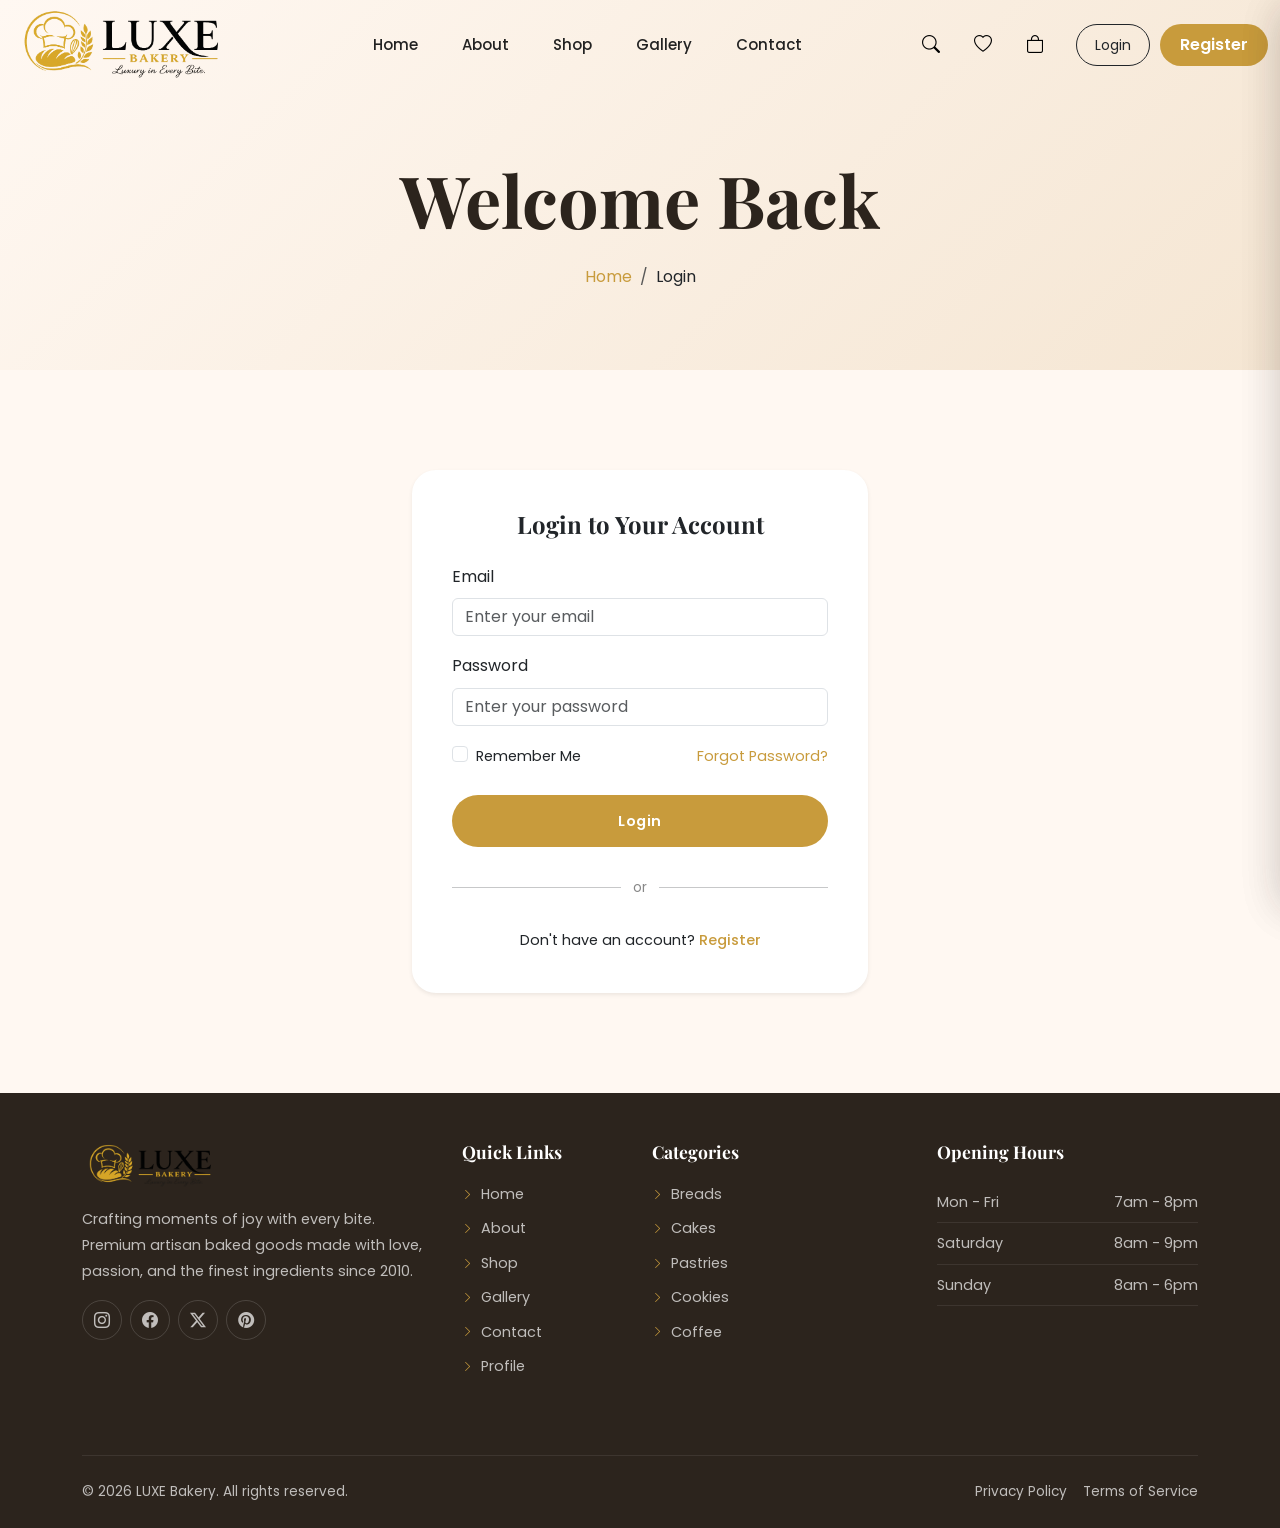
<file: login.html>
<!DOCTYPE html>
<html lang="en" data-theme="light">
<head>
  <meta charset="UTF-8">
  <meta name="viewport" content="width=device-width, initial-scale=1.0">
  <meta name="description" content="Login to your LUXE Bakery account">
  <meta name="author" content="LUXE Bakery">
  <title>Login | LUXE Bakery</title>
  <link rel="icon" href="images/logo/favicon.svg" type="image/svg+xml">
  <link href="https://cdn.jsdelivr.net/npm/bootstrap@5.3.8/dist/css/bootstrap.min.css" rel="stylesheet">
  <link href="https://cdn.jsdelivr.net/npm/bootstrap-icons@1.13.1/font/bootstrap-icons.css" rel="stylesheet">
  <link href="https://fonts.googleapis.com/css2?family=Playfair+Display:ital,wght@0,400;0,500;0,600;0,700;1,400&family=Poppins:wght@300;400;500;600;700&display=swap" rel="stylesheet">
  <link href="https://unpkg.com/aos@2.3.1/dist/aos.css" rel="stylesheet">
  <link href="css/style.css" rel="stylesheet">
</head>
<body>

<div id="site-header"></div>

<!-- Page Header -->
<section class="hero-section" style="min-height:auto;padding:160px 0 80px">
  <div class="container">
    <div class="text-center" data-aos="fade-up">
      <h1 class="hero-title">Welcome Back</h1>
      <nav aria-label="breadcrumb">
        <ol class="breadcrumb justify-content-center" style="background:none;padding:0;margin:0">
          <li class="breadcrumb-item"><a href="index.html" style="color:var(--primary)">Home</a></li>
          <li class="breadcrumb-item active text-dark">Login</li>
        </ol>
      </nav>
    </div>
  </div>
</section>

<!-- Login Section -->
<section class="section-padding">
  <div class="container">
    <div class="row justify-content-center">
      <div class="col-12" style="max-width:480px;" data-aos="fade-up">
        <div class="card border-0 shadow-sm" style="border-radius:var(--radius-lg);padding:40px;">
          <h4 class="fw-bold text-center mb-4">Login to Your Account</h4>
          <form id="loginForm" class="needs-validation" novalidate>
            <div class="mb-3">
              <label for="loginEmail" class="form-label">Email</label>
              <input type="email" class="form-control" id="loginEmail" placeholder="Enter your email" required>
              <div class="invalid-feedback">Please enter a valid email.</div>
            </div>
            <div class="mb-3">
              <label for="loginPassword" class="form-label">Password</label>
              <input type="password" class="form-control" id="loginPassword" placeholder="Enter your password" required>
              <div class="invalid-feedback">Please enter your password.</div>
            </div>
            <div class="d-flex justify-content-between align-items-center mb-4">
              <div class="form-check">
                <input class="form-check-input" type="checkbox" id="rememberMe">
                <label class="form-check-label" for="rememberMe" style="font-size:0.9rem;">Remember Me</label>
              </div>
              <a href="forgot-password.html" style="font-size:0.9rem;color:var(--primary);">Forgot Password?</a>
            </div>
            <button type="submit" class="btn-luxe w-100 justify-content-center">Login</button>
          </form>
          <div class="text-center my-4" style="position:relative;">
            <hr>
            <span style="position:absolute;top:50%;left:50%;transform:translate(-50%,-50%);background:#fff;padding:0 12px;color:var(--text-muted);font-size:0.85rem;">or</span>
          </div>
          <p class="text-center mb-0" style="font-size:0.9rem;">Don't have an account? <a href="register.html" style="color:var(--primary);font-weight:500;">Register</a></p>
        </div>
      </div>
    </div>
  </div>
</section>

<div id="site-footer"></div>

<script src="https://cdn.jsdelivr.net/npm/bootstrap@5.3.8/dist/js/bootstrap.bundle.min.js"></script>
<script src="https://unpkg.com/aos@2.3.1/dist/aos.js"></script>
<script src="js/script.js"></script>
</body>
</html>
</file>
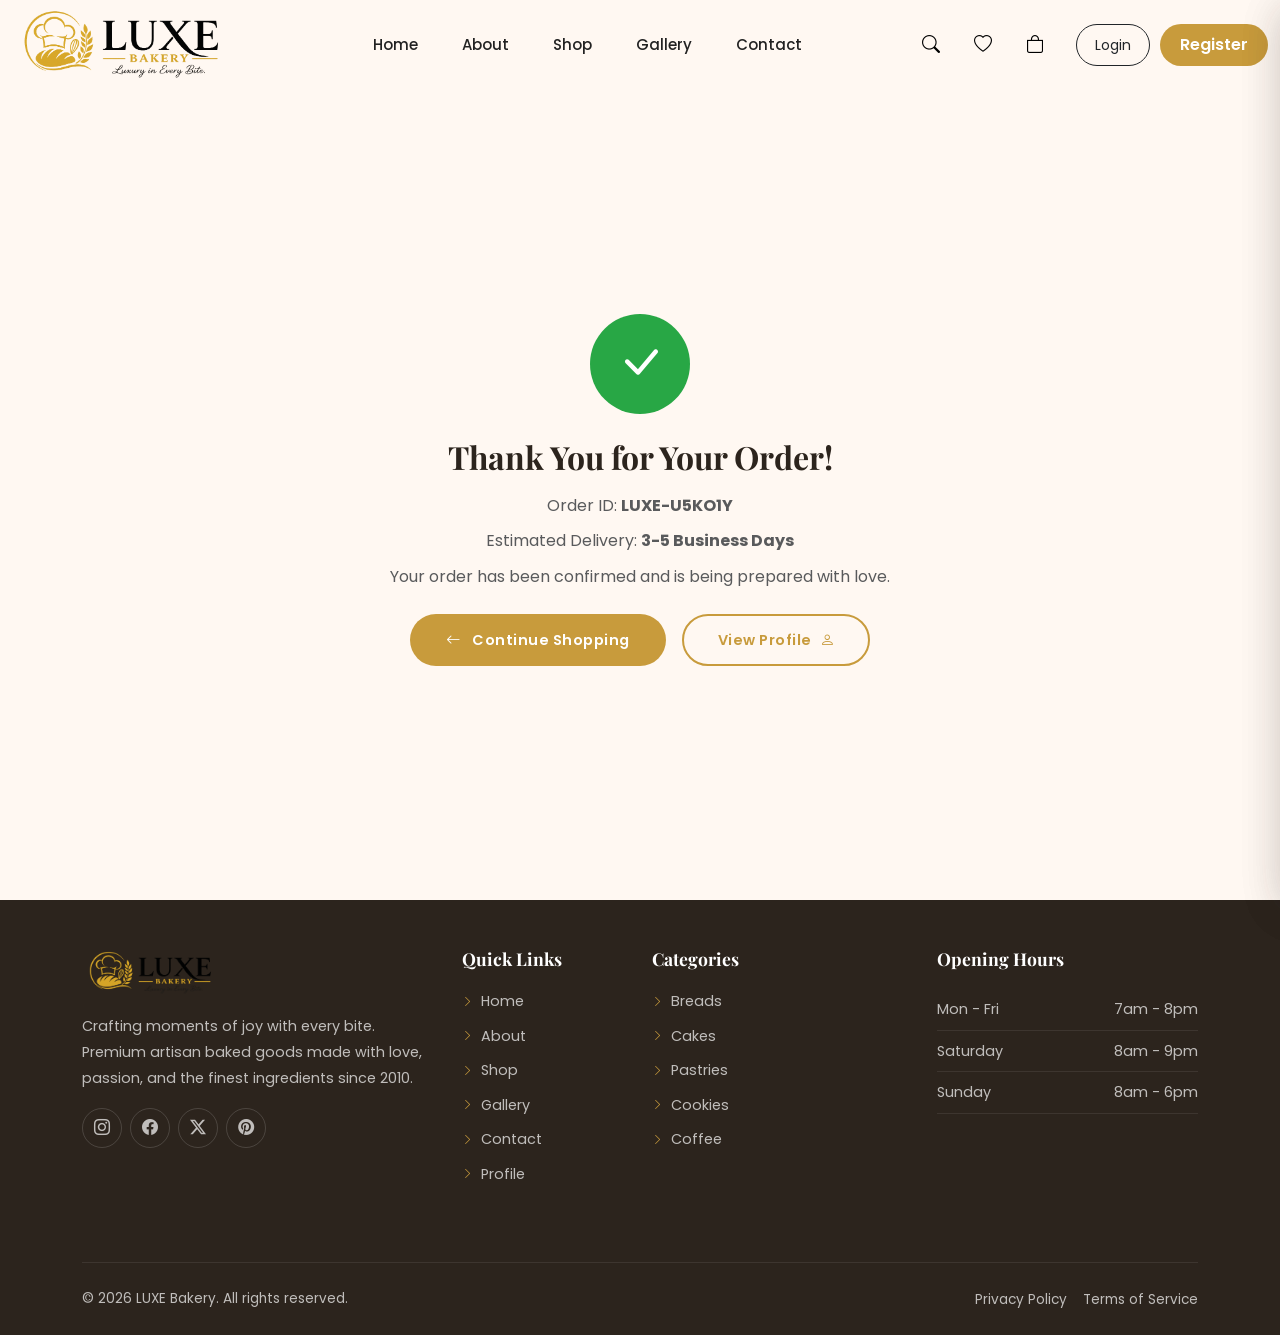
<file: order-success.html>
<!DOCTYPE html>
<html lang="en" data-theme="light">
<head>
  <meta charset="UTF-8">
  <meta name="viewport" content="width=device-width, initial-scale=1.0">
  <meta name="description" content="Order confirmed at LUXE Bakery">
  <meta name="author" content="LUXE Bakery">
  <title>Order Confirmed | LUXE Bakery</title>
  <link rel="icon" href="images/logo/favicon.svg" type="image/svg+xml">
  <link href="https://cdn.jsdelivr.net/npm/bootstrap@5.3.8/dist/css/bootstrap.min.css" rel="stylesheet">
  <link href="https://cdn.jsdelivr.net/npm/bootstrap-icons@1.13.1/font/bootstrap-icons.css" rel="stylesheet">
  <link href="https://fonts.googleapis.com/css2?family=Playfair+Display:ital,wght@0,400;0,500;0,600;0,700;1,400&family=Poppins:wght@300;400;500;600;700&display=swap" rel="stylesheet">
  <link href="https://unpkg.com/aos@2.3.1/dist/aos.css" rel="stylesheet">
  <link href="css/style.css" rel="stylesheet">
</head>
<body>

<div id="site-header"></div>

<!-- Order Success Section -->
<section class="error-page d-flex align-items-center justify-content-center" style="min-height:100vh;background:var(--cream);">
  <div class="container text-center" style="padding-top:80px;">
    <div data-aos="zoom-in">
      <div class="success-icon mx-auto mb-4" style="width:100px;height:100px;border-radius:50%;background:#28a745;display:flex;align-items:center;justify-content:center;">
        <i class="bi bi-check-lg" style="font-size:3rem;color:#fff;"></i>
      </div>
    </div>
    <h2 class="fw-bold mb-3" data-aos="fade-up" data-aos-delay="100">Thank You for Your Order!</h2>
    <p class="text-muted mb-2" data-aos="fade-up" data-aos-delay="200">
      Order ID: <strong id="orderId">LUXE-</strong>
    </p>
    <p class="text-muted mb-2" data-aos="fade-up" data-aos-delay="300">
      Estimated Delivery: <strong>3-5 Business Days</strong>
    </p>
    <p class="text-muted mb-4 mx-auto" style="max-width:500px;" data-aos="fade-up" data-aos-delay="400">
      Your order has been confirmed and is being prepared with love.
    </p>
    <div class="d-flex gap-3 justify-content-center" data-aos="fade-up" data-aos-delay="500">
      <a href="shop.html" class="btn-luxe"><i class="bi bi-arrow-left me-1"></i> Continue Shopping</a>
      <a href="profile.html" class="btn-outline-luxe">View Profile <i class="bi bi-person"></i></a>
    </div>
  </div>
</section>

<div id="site-footer"></div>

<script src="https://cdn.jsdelivr.net/npm/bootstrap@5.3.8/dist/js/bootstrap.bundle.min.js"></script>
<script src="https://unpkg.com/aos@2.3.1/dist/aos.js"></script>
<script src="js/script.js"></script>
<script>
  (function() {
    var params = new URLSearchParams(window.location.search);
    var orderId = params.get('id');
    if (!orderId) {
      orderId = 'LUXE-' + Math.random().toString(36).substring(2, 8).toUpperCase();
    }
    document.getElementById('orderId').textContent = orderId;
  })();
</script>
</body>
</html>
</file>
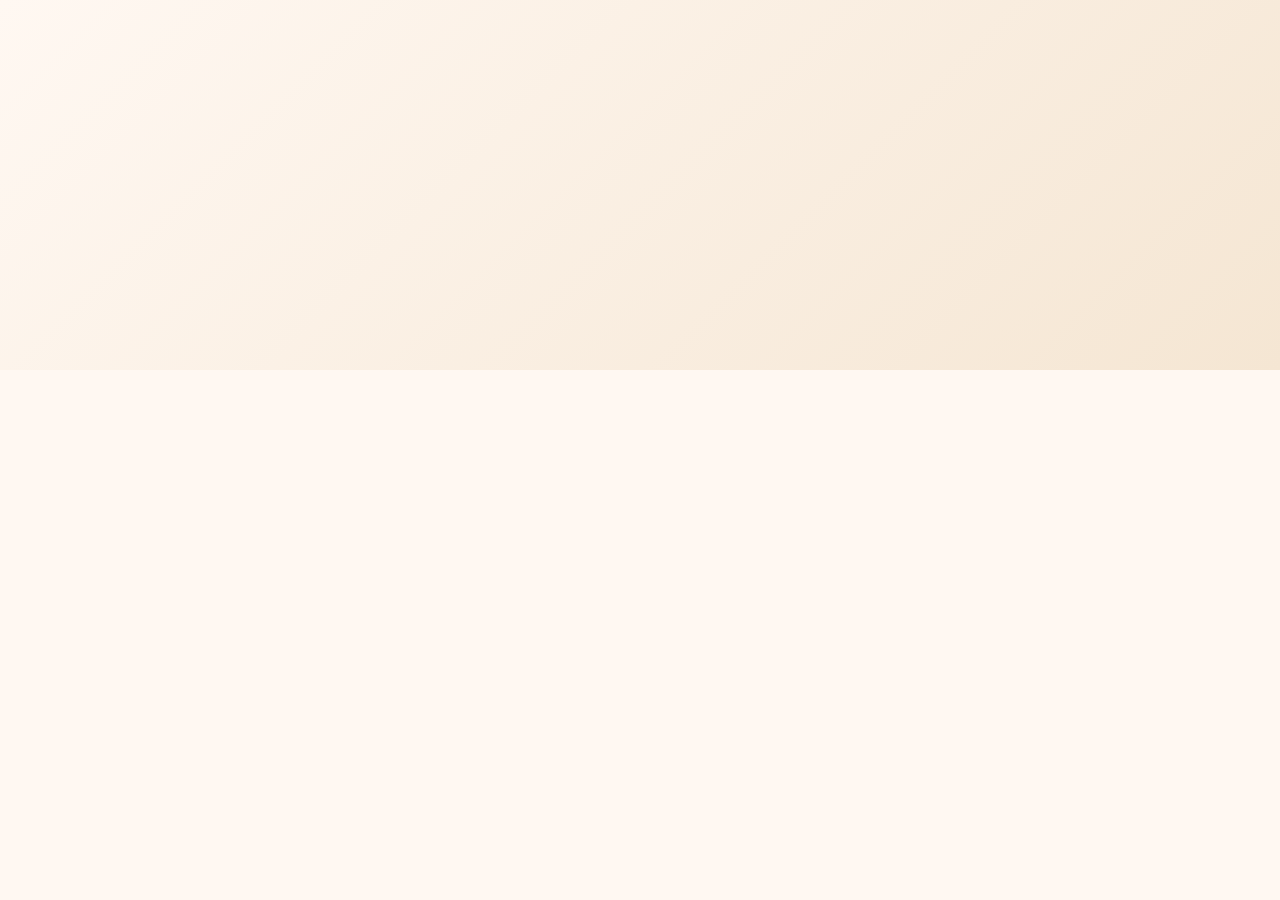
<file: profile.html>
<!DOCTYPE html>
<html lang="en" data-theme="light">
<head>
  <meta charset="UTF-8">
  <meta name="viewport" content="width=device-width, initial-scale=1.0">
  <meta name="description" content="Your LUXE Bakery profile - orders, wishlist, and account settings">
  <meta name="author" content="LUXE Bakery">
  <title>My Profile | LUXE Bakery</title>
  <link rel="icon" href="images/logo/favicon.svg" type="image/svg+xml">
  <link href="https://cdn.jsdelivr.net/npm/bootstrap@5.3.8/dist/css/bootstrap.min.css" rel="stylesheet">
  <link href="https://cdn.jsdelivr.net/npm/bootstrap-icons@1.13.1/font/bootstrap-icons.css" rel="stylesheet">
  <link href="https://fonts.googleapis.com/css2?family=Playfair+Display:ital,wght@0,400;0,500;0,600;0,700;1,400&family=Poppins:wght@300;400;500;600;700&display=swap" rel="stylesheet">
  <link href="https://unpkg.com/aos@2.3.1/dist/aos.css" rel="stylesheet">
  <link href="css/style.css" rel="stylesheet">
</head>
<body>

<div id="site-header"></div>

<!-- Page Header -->
<section class="hero-section" style="min-height:auto;padding:160px 0 80px">
  <div class="hero-bg" style="background:var(--dark)"></div>
  <div class="container">
    <div class="text-center" data-aos="fade-up">
      <h1 class="hero-title">My Profile</h1>
      <nav aria-label="breadcrumb">
        <ol class="breadcrumb justify-content-center" style="background:none;padding:0;margin:0">
          <li class="breadcrumb-item"><a href="index.html" style="color:var(--primary)">Home</a></li>
          <li class="breadcrumb-item active" style="color:#fff">Profile</li>
        </ol>
      </nav>
    </div>
  </div>
</section>

<!-- Profile Section -->
<section class="section-padding" id="profilePage">
  <div class="container">
    <div class="row g-4">

      <!-- Left Sidebar -->
      <div class="col-lg-3" data-aos="fade-right">
        <div class="profile-sidebar card border-0 shadow-sm" style="border-radius:var(--radius-lg);padding:30px;text-align:center;">
          <div id="profilePhoto" class="profile-photo mx-auto mb-3" style="width:90px;height:90px;border-radius:50%;background:var(--primary);color:#fff;display:flex;align-items:center;justify-content:center;font-size:2rem;font-weight:600;">
            <!-- Initials or image inserted by JS -->
          </div>
          <h5 id="profileName" class="fw-bold mb-1">User</h5>
          <small id="profileEmail" class="text-muted d-block mb-4">user@email.com</small>
          <nav class="d-flex flex-column gap-1">
            <button class="profile-sidebar-link active text-start w-100" data-profile-tab="orders" style="border:none;background:none;padding:10px 16px;border-radius:8px;cursor:pointer;font-weight:500;">
              <i class="bi bi-bag me-2"></i>My Orders
            </button>
            <button class="profile-sidebar-link text-start w-100" data-profile-tab="wishlist" style="border:none;background:none;padding:10px 16px;border-radius:8px;cursor:pointer;font-weight:500;">
              <i class="bi bi-heart me-2"></i>Wishlist
            </button>
            <button class="profile-sidebar-link text-start w-100" data-profile-tab="edit" style="border:none;background:none;padding:10px 16px;border-radius:8px;cursor:pointer;font-weight:500;">
              <i class="bi bi-pencil-square me-2"></i>Edit Profile
            </button>
            <button class="profile-sidebar-link text-start w-100" onclick="window.luxeApp.logout()" style="border:none;background:none;padding:10px 16px;border-radius:8px;cursor:pointer;font-weight:500;color:#dc3545;">
              <i class="bi bi-box-arrow-right me-2"></i>Logout
            </button>
          </nav>
        </div>
      </div>

      <!-- Right Content -->
      <div class="col-lg-9" data-aos="fade-left">

        <!-- Tab: My Orders -->
        <div id="profile-orders" class="profile-tab">
          <h4 class="fw-bold mb-4">My Orders</h4>
          <div id="ordersList">
            <!-- Populated by JS -->
          </div>
        </div>

        <!-- Tab: Wishlist -->
        <div id="profile-wishlist" class="profile-tab" style="display:none;">
          <h4 class="fw-bold mb-4">Wishlist</h4>
          <div id="wishlistProfile">
            <!-- Populated by JS -->
          </div>
        </div>

        <!-- Tab: Edit Profile -->
        <div id="profile-edit" class="profile-tab" style="display:none;">
          <h4 class="fw-bold mb-4">Edit Profile</h4>
          <form id="profileForm" class="needs-validation" novalidate>
            <div class="row g-3">
              <div class="col-12">
                <label for="editProfileEmail" class="form-label">Email</label>
                <input type="email" class="form-control" id="editProfileEmail" disabled>
              </div>
              <div class="col-md-6">
                <label for="editName" class="form-label">Name</label>
                <input type="text" class="form-control" id="editName" placeholder="Your name">
              </div>
              <div class="col-md-6">
                <label for="editPhone" class="form-label">Phone</label>
                <input type="tel" class="form-control" id="editPhone" placeholder="Your phone number">
              </div>
              <div class="col-12">
                <label for="editAddress" class="form-label">Address</label>
                <textarea class="form-control" id="editAddress" rows="3" placeholder="Your address"></textarea>
              </div>
              <div class="col-12">
                <button type="submit" class="btn-luxe">Save Changes</button>
              </div>
            </div>
          </form>
        </div>

      </div>
    </div>
  </div>
</section>

<div id="site-footer"></div>

<script src="https://cdn.jsdelivr.net/npm/bootstrap@5.3.8/dist/js/bootstrap.bundle.min.js"></script>
<script src="https://unpkg.com/aos@2.3.1/dist/aos.js"></script>
<script src="js/script.js"></script>
</body>
</html>
</file>
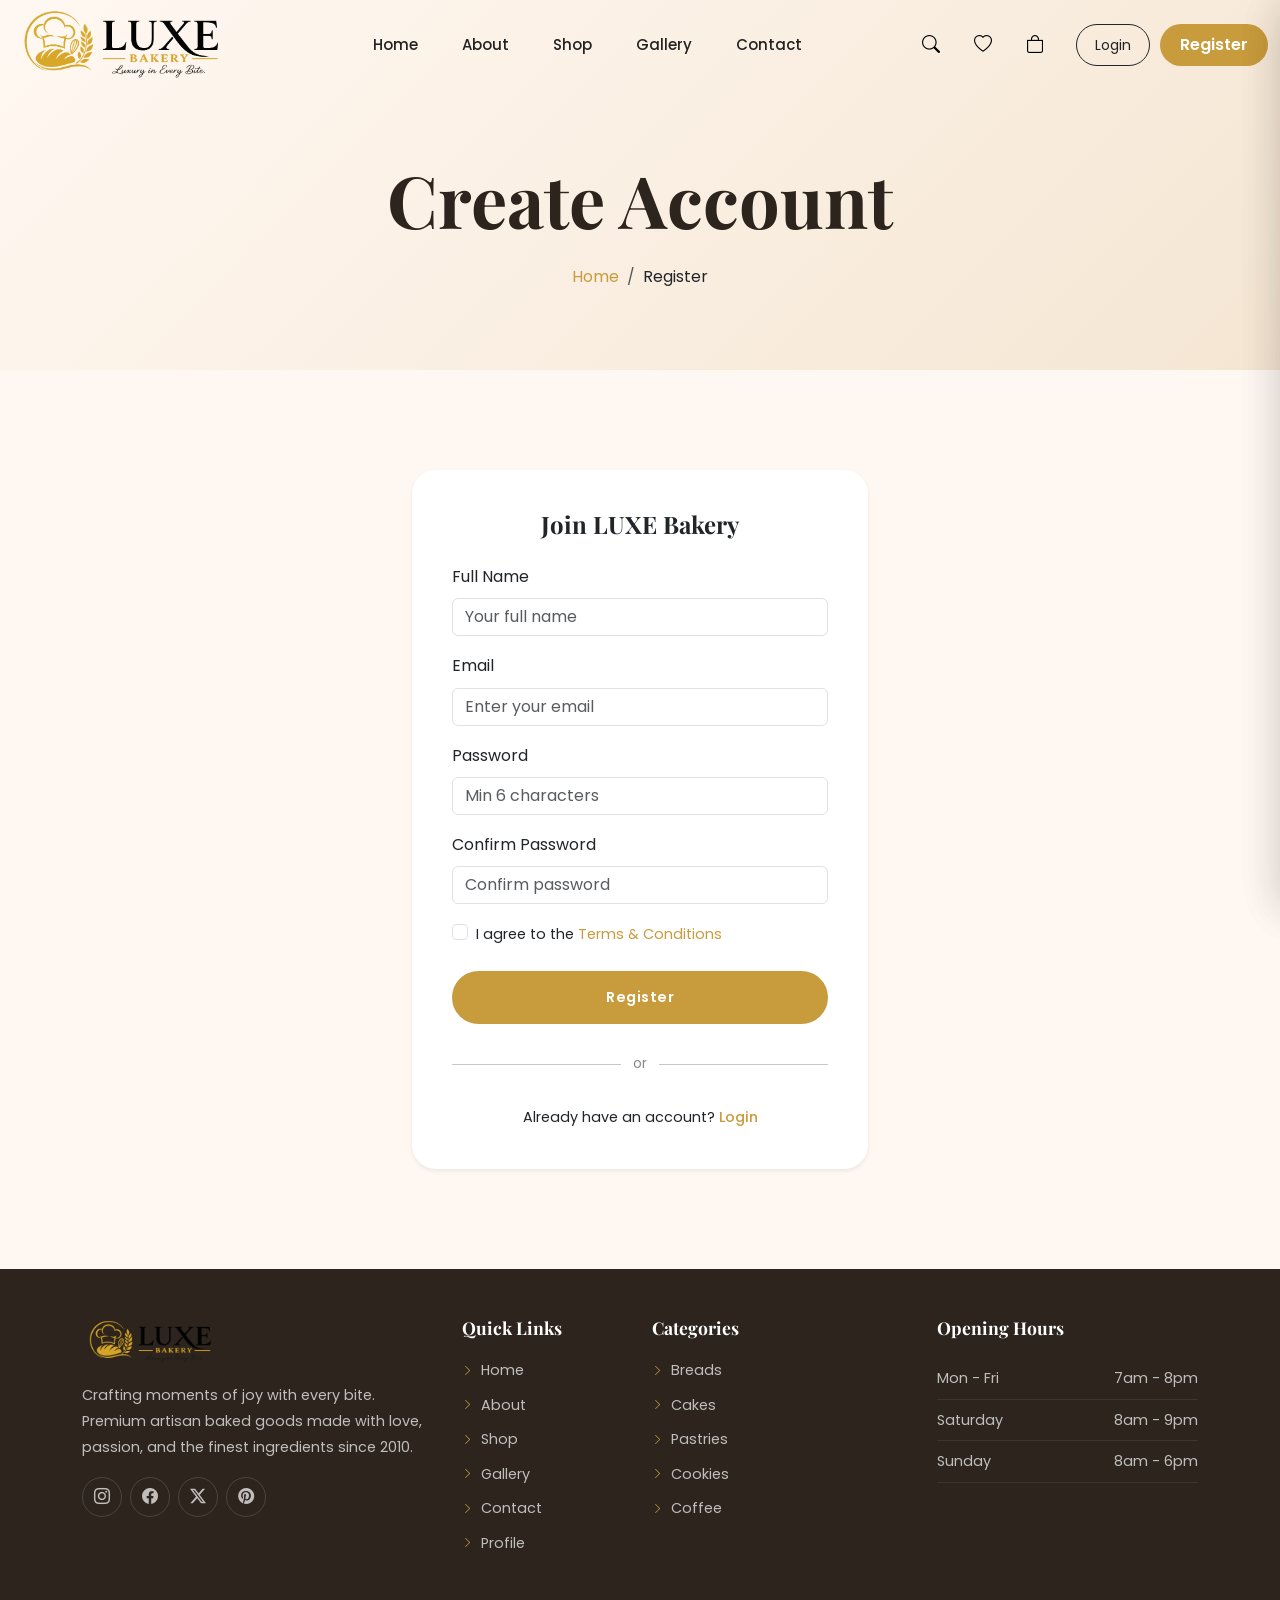
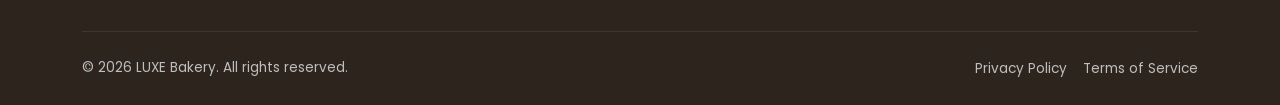
<file: register.html>
<!DOCTYPE html>
<html lang="en" data-theme="light">
<head>
  <meta charset="UTF-8">
  <meta name="viewport" content="width=device-width, initial-scale=1.0">
  <meta name="description" content="Create your LUXE Bakery account">
  <meta name="author" content="LUXE Bakery">
  <title>Register | LUXE Bakery</title>
  <link rel="icon" href="images/logo/favicon.svg" type="image/svg+xml">
  <link href="https://cdn.jsdelivr.net/npm/bootstrap@5.3.8/dist/css/bootstrap.min.css" rel="stylesheet">
  <link href="https://cdn.jsdelivr.net/npm/bootstrap-icons@1.13.1/font/bootstrap-icons.css" rel="stylesheet">
  <link href="https://fonts.googleapis.com/css2?family=Playfair+Display:ital,wght@0,400;0,500;0,600;0,700;1,400&family=Poppins:wght@300;400;500;600;700&display=swap" rel="stylesheet">
  <link href="https://unpkg.com/aos@2.3.1/dist/aos.css" rel="stylesheet">
  <link href="css/style.css" rel="stylesheet">
</head>
<body>

<div id="site-header"></div>

<!-- Page Header -->
<section class="hero-section" style="min-height:auto;padding:160px 0 80px">
  <div class="container">
    <div class="text-center" data-aos="fade-up">
      <h1 class="hero-title">Create Account</h1>
      <nav aria-label="breadcrumb">
        <ol class="breadcrumb justify-content-center" style="background:none;padding:0;margin:0">
          <li class="breadcrumb-item"><a href="index.html" style="color:var(--primary)">Home</a></li>
          <li class="breadcrumb-item active text-dark">Register</li>
        </ol>
      </nav>
    </div>
  </div>
</section>

<!-- Register Section -->
<section class="section-padding">
  <div class="container">
    <div class="row justify-content-center">
      <div class="col-12" style="max-width:480px;" data-aos="fade-up">
        <div class="card border-0 shadow-sm" style="border-radius:var(--radius-lg);padding:40px;">
          <h4 class="fw-bold text-center mb-4">Join LUXE Bakery</h4>
          <form id="registerForm" class="needs-validation" novalidate>
            <div class="mb-3">
              <label for="regName" class="form-label">Full Name</label>
              <input type="text" class="form-control" id="regName" placeholder="Your full name" required>
              <div class="invalid-feedback">Please enter your full name.</div>
            </div>
            <div class="mb-3">
              <label for="regEmail" class="form-label">Email</label>
              <input type="email" class="form-control" id="regEmail" placeholder="Enter your email" required>
              <div class="invalid-feedback">Please enter a valid email.</div>
            </div>
            <div class="mb-3">
              <label for="regPassword" class="form-label">Password</label>
              <input type="password" class="form-control" id="regPassword" placeholder="Min 6 characters" minlength="6" required>
              <div class="invalid-feedback">Password must be at least 6 characters.</div>
            </div>
            <div class="mb-3">
              <label for="regConfirmPassword" class="form-label">Confirm Password</label>
              <input type="password" class="form-control" id="regConfirmPassword" placeholder="Confirm password" minlength="6" required>
              <div class="invalid-feedback">Please confirm your password.</div>
            </div>
            <div class="form-check mb-4">
              <input class="form-check-input" type="checkbox" id="agreeTerms" required>
              <label class="form-check-label" for="agreeTerms" style="font-size:0.9rem;">I agree to the <a href="#" style="color:var(--primary);">Terms &amp; Conditions</a></label>
              <div class="invalid-feedback">You must agree to the terms.</div>
            </div>
            <button type="submit" class="btn-luxe w-100 justify-content-center">Register</button>
          </form>
          <div class="text-center my-4" style="position:relative;">
            <hr>
            <span style="position:absolute;top:50%;left:50%;transform:translate(-50%,-50%);background:#fff;padding:0 12px;color:var(--text-muted);font-size:0.85rem;">or</span>
          </div>
          <p class="text-center mb-0" style="font-size:0.9rem;">Already have an account? <a href="login.html" style="color:var(--primary);font-weight:500;">Login</a></p>
        </div>
      </div>
    </div>
  </div>
</section>

<div id="site-footer"></div>

<script src="https://cdn.jsdelivr.net/npm/bootstrap@5.3.8/dist/js/bootstrap.bundle.min.js"></script>
<script src="https://unpkg.com/aos@2.3.1/dist/aos.js"></script>
<script src="js/script.js"></script>
<script>
document.getElementById('registerForm').addEventListener('submit', function(e) {
  var pw = document.getElementById('regPassword').value;
  var cpw = document.getElementById('regConfirmPassword').value;
  if (pw !== cpw) {
    e.preventDefault();
    document.getElementById('regConfirmPassword').setCustomValidity('Passwords do not match');
  }
});
</script>
</body>
</html>
</file>
<file: css/style.css>
/* ============================================
   LUXE Bakery - Premium Bakery Website
   style.css - Single Stylesheet
   ============================================ */

/* ---------- CSS Variables ---------- */
:root {
  --primary: #C89B3C;
  --primary-light: #D4A843;
  --primary-dark: #B8860B;
  --secondary: #8B5E3C;
  --cream: #FFF8F2;
  --white: #FFFFFF;
  --dark: #2C241D;
  --gray: #F8F8F8;
  --light-gray: #E8E8E8;
  --text-muted: #888888;
  --shadow: 0 2px 20px rgba(44, 36, 29, 0.08);
  --shadow-lg: 0 8px 40px rgba(44, 36, 29, 0.12);
  --shadow-hover: 0 12px 40px rgba(44, 36, 29, 0.18);
  --radius: 16px;
  --radius-sm: 10px;
  --radius-lg: 24px;
  --transition: all 0.3s cubic-bezier(0.4, 0, 0.2, 1);
  --font-heading: 'Playfair Display', Georgia, serif;
  --font-body: 'Poppins', sans-serif;
}

/* ---------- Dark Theme ---------- */
[data-theme="dark"] {
  --cream: #1A1512;
  --white: #2C241D;
  --gray: #231E18;
  --light-gray: #3A3028;
  --dark: #FFF8F2;
  --text-muted: #A89888;
  --shadow: 0 2px 20px rgba(0, 0, 0, 0.2);
  --shadow-lg: 0 8px 40px rgba(0, 0, 0, 0.3);
  --shadow-hover: 0 12px 40px rgba(0, 0, 0, 0.4);
}

[data-theme="dark"] .navbar { background: transparent !important; }
[data-theme="dark"] .navbar.scrolled {
  background: rgba(26, 21, 18, 0.92) !important;
  box-shadow: 0 1px 0 rgba(255, 255, 255, 0.04), 0 4px 20px rgba(0, 0, 0, 0.3);
}
[data-theme="dark"] .navbar .nav-link { color: var(--cream) !important; }
[data-theme="dark"] .navbar .nav-link:hover { color: var(--primary) !important; background: rgba(200, 155, 60, 0.1); }
[data-theme="dark"] .navbar .nav-icon-btn { color: var(--cream); }
[data-theme="dark"] .navbar .nav-icon-btn:hover { background: rgba(200, 155, 60, 0.15); color: var(--primary); }
[data-theme="dark"] .navbar .nav-counter { border-color: #1A1512; }
[data-theme="dark"] .navbar.scrolled .nav-counter { border-color: rgba(26, 21, 18, 0.92); }
[data-theme="dark"] .navbar .navbar-toggler { color: var(--cream); }
[data-theme="dark"] .navbar .navbar-toggler:hover { background: rgba(200, 155, 60, 0.15); }
[data-theme="dark"] .auth-link { color: var(--cream); }
[data-theme="dark"] .auth-link:hover { color: var(--primary); background: rgba(200, 155, 60, 0.1); }
[data-theme="dark"] .hero-section { background-color: #1A1512; }
[data-theme="dark"] .section-title h2,
[data-theme="dark"] h2, [data-theme="dark"] h3 { color: var(--dark); }
[data-theme="dark"] .card { background: var(--white); border-color: var(--light-gray); }
[data-theme="dark"] .modal-content { background: var(--white); color: var(--dark); }
[data-theme="dark"] .offcanvas { background: var(--white); color: var(--dark); }
[data-theme="dark"] .footer { background: #1A1512 !important; }
[data-theme="dark"] .newsletter-section { background: #2C241D !important; }
[data-theme="dark"] .why-choose-section { background: var(--white); }
[data-theme="dark"] .faq-section { background: var(--gray); }
[data-theme="dark"] .accordion-item { background: var(--white); border-color: var(--light-gray); }
[data-theme="dark"] .accordion-button { background: var(--white); color: var(--dark); }
[data-theme="dark"] .accordion-button:not(.collapsed) { background: rgba(200, 155, 60, 0.1); color: var(--primary); }
[data-theme="dark"] .accordion-body { background: var(--white); color: var(--dark); }
[data-theme="dark"] .form-control, [data-theme="dark"] .form-select { background: var(--white); color: var(--dark); border-color: var(--light-gray); }
[data-theme="dark"] .testimonial-card { background: var(--white); }
[data-theme="dark"] .counter-box { background: var(--white); }
[data-theme="dark"] .cart-table th { background: var(--gray); }
[data-theme="dark"] .badge.bg-dark { background: var(--primary) !important; }

/* Dark mode — additional coverage */
[data-theme="dark"] h1, [data-theme="dark"] h4, [data-theme="dark"] h5, [data-theme="dark"] h6 { color: var(--dark); }
[data-theme="dark"] .product-card { background: var(--white); border-color: var(--light-gray); }
[data-theme="dark"] .product-card:hover { border-color: rgba(200, 155, 60, 0.3); }
[data-theme="dark"] .category-card { background: var(--white); border-color: var(--light-gray); }
[data-theme="dark"] .team-card { background: var(--white); border-color: var(--light-gray); }
[data-theme="dark"] .testimonial-card { background: var(--white); border-color: var(--light-gray); }
[data-theme="dark"] .counter-box { background: var(--white); border-color: var(--light-gray); }
[data-theme="dark"] .why-card { background: var(--white); }
[data-theme="dark"] .contact-info-card { background: var(--white); }
[data-theme="dark"] .filter-sidebar { background: var(--white); border-color: var(--light-gray); }
[data-theme="dark"] .wishlist-card { background: var(--white); }
[data-theme="dark"] .cart-drawer { background: var(--white); color: var(--dark); }
[data-theme="dark"] .wishlist-drawer { background: var(--white); color: var(--dark); }
[data-theme="dark"] .drawer-header { border-color: var(--light-gray); color: var(--dark); }
[data-theme="dark"] .drawer-header button { color: var(--dark); }
[data-theme="dark"] .drawer-item { border-color: var(--gray); }
[data-theme="dark"] .drawer-summary { border-color: var(--light-gray); }
[data-theme="dark"] .drawer-footer-btns { border-color: var(--light-gray); }
[data-theme="dark"] .auth-section { color: var(--dark); }
[data-theme="dark"] .auth-dropdown-menu { background: var(--white); border: 1px solid var(--light-gray); }
[data-theme="dark"] .auth-dropdown-item { color: var(--dark); }
[data-theme="dark"] .auth-dropdown-item:hover { background: var(--gray); }
[data-theme="dark"] .auth-dropdown-header { border-color: var(--light-gray); }
[data-theme="dark"] .profile-sidebar { background: var(--white); border-color: var(--light-gray); }
[data-theme="dark"] .profile-content { background: var(--white); }
[data-theme="dark"] .order-card { background: var(--white); border-color: var(--light-gray); }
[data-theme="dark"] .checkout-item { border-color: var(--gray); }
[data-theme="dark"] .checkout-totals { background: var(--white); }
[data-theme="dark"] .checkout-sidebar { background: var(--white); }
[data-theme="dark"] .luxe-toast { background: var(--white); color: var(--dark); }
[data-theme="dark"] .hero-section { background-color: #1A1512; }
[data-theme="dark"] .page-header { background-color: #1A1512; }
[data-theme="dark"] .scroll-top { box-shadow: 0 4px 15px rgba(0, 0, 0, 0.5); }
[data-theme="dark"] .scroll-top:hover { background: var(--primary-dark); }
[data-theme="dark"] .quantity-input { border-color: var(--light-gray); }
[data-theme="dark"] .quantity-input button { color: var(--dark); }
[data-theme="dark"] .quantity-input button:hover { background: var(--gray); }
[data-theme="dark"] .product-detail-info h1 { color: var(--dark); }
[data-theme="dark"] .hero-section .hero-title { color: var(--dark); }
[data-theme="dark"] .hero-section .hero-desc { color: var(--text-muted); }
[data-theme="dark"] .banner-overlay { background: linear-gradient(135deg, rgba(26, 21, 18, 0.9), rgba(26, 21, 18, 0.7)); }
[data-theme="dark"] .gallery-card { background: var(--gray); }
[data-theme="dark"] .gallery-card .gallery-overlay { background: linear-gradient(to top, rgba(0,0,0,0.9) 0%, rgba(0,0,0,0.3) 50%, transparent 100%); }
[data-theme="dark"] .mobile-btn { background: var(--gray); color: var(--dark); }
[data-theme="dark"] .offcanvas .btn-dark { background: var(--primary); border-color: var(--primary); color: var(--white); }
[data-theme="dark"] .success-page { background: var(--cream); }
[data-theme="dark"] .success-page h2 { color: var(--dark); }
[data-theme="dark"] .error-page { background: var(--cream); }
[data-theme="dark"] .error-page h1 { color: var(--primary); }
[data-theme="dark"] .error-page p { color: var(--text-muted); }
[data-theme="dark"] .auth-card { background: var(--white); }
[data-theme="dark"] .auth-card-header h2 { color: var(--dark); }
[data-theme="dark"] .empty-state h3 { color: var(--dark); }
[data-theme="dark"] .empty-state p { color: var(--text-muted); }
[data-theme="dark"] .empty-state i { color: var(--light-gray); }

/* ---------- Base Styles ---------- */
* { margin: 0; padding: 0; box-sizing: border-box; }
html { scroll-behavior: smooth; scroll-padding-top: 80px; overflow-x: hidden; }
body {
  font-family: var(--font-body);
  color: var(--dark);
  background-color: var(--cream);
  line-height: 1.7;
  overflow-x: hidden;
  -webkit-font-smoothing: antialiased;
}
img { max-width: 100%; height: auto; }
a { text-decoration: none; color: inherit; transition: var(--transition); }
h1, h2, h3, h4, h5, h6 { font-family: var(--font-heading); font-weight: 700; line-height: 1.2; }
::selection { background: var(--primary); color: var(--white); }
::-webkit-scrollbar { width: 8px; }
::-webkit-scrollbar-track { background: var(--cream); }
::-webkit-scrollbar-thumb { background: var(--primary); border-radius: 4px; }

/* ---------- Loader ---------- */
.loader-wrapper {
  position: fixed; inset: 0; z-index: 99999;
  background: var(--cream); display: flex; align-items: center; justify-content: center;
  transition: opacity 0.5s ease, visibility 0.5s ease;
}
.loader-wrapper.loaded { opacity: 0; visibility: hidden; pointer-events: none; }
.loader-icon { animation: spin 1.5s linear infinite; }
@keyframes spin { 100% { transform: rotate(360deg); } }

/*=====================================
        LUXE NAVBAR
======================================*/

.luxe-navbar{
    height:90px;
    transition:.35s ease;
    background:transparent;
}

.luxe-navbar.scrolled{
    height:75px;
    background:rgba(255,255,255,.88);
    backdrop-filter:blur(20px);
    -webkit-backdrop-filter:blur(20px);
    box-shadow:0 5px 30px rgba(0,0,0,.06);
}

[data-theme="dark"] .luxe-navbar.scrolled{

background:rgba(23,23,23,.92);

}

/*=====================================
LOGO
======================================*/

.navbar-brand{
display:flex;
align-items:center;
}

.navbar-brand img{
height:80px;
width:auto;
display:block;
transition:.35s;
}

.luxe-navbar.scrolled .navbar-brand img{
height:60px;
}

/*=====================================
CENTER MENU
======================================*/

.luxe-menu{
display:flex;
align-items:center;
gap:8px;
}

.luxe-menu .nav-link{
position:relative;
font-size:15px;
font-weight:500;
padding:10px 18px !important;
color:#222;
border-radius:10px;
transition:.3s;
}

[data-theme="dark"] .luxe-menu .nav-link{
color:#fff;
}

.luxe-menu .nav-link:hover{
color:#c89b3c;
background:#fff8f2;
}

.luxe-menu .nav-link.active{
color:#c89b3c;
}

.luxe-menu .nav-link::after{
content:"";
position:absolute;
left:50%;
bottom:4px;
width:0;
height:2px;
background:#c89b3c;
transform:translateX(-50%);
transition:.3s;
}

.luxe-menu .nav-link:hover::after{
width:24px;
}

.luxe-menu .nav-link.active::after{
width:24px;
}

/*=====================================
RIGHT SIDE
======================================*/

.luxe-actions{
display:flex;
align-items:center;
gap:10px;
}

.action-btn{
width:42px;
height:42px;
border:none;
outline:none;
background:transparent;
border-radius:50%;
display:flex;
align-items:center;
justify-content:center;
transition:.3s;
position:relative;
}

.action-btn i{
font-size:18px;
}

.action-btn:hover{
background:#fff8f2;
color:#c89b3c;
transform:translateY(-2px);
}

.badge-count{
position:absolute;
top:2px;
right:2px;
width:18px;
height:18px;
border-radius:50%;
background:#c89b3c;
color:#fff;
font-size:11px;
display:flex;
align-items:center;
justify-content:center;
font-weight:600;
}

/*=====================================
BUTTONS
======================================*/

.login-btn{
height:42px;
padding:0 18px;
border-radius:50px;
font-size:14px;
display:flex;
align-items:center;
}

.register-btn{
height:42px;
padding:0 20px;
border-radius:50px;
background:#c89b3c;
border:none;
color:#fff;
font-weight:600;
display:flex;
align-items:center;
justify-content:center;
transition:.3s;
}

.register-btn:hover{
background:#b98d34;
color:#fff;
transform:translateY(-2px);
box-shadow:0 10px 25px rgba(200,155,60,.3);
}

/*=====================================
TOGGLER
======================================*/

.navbar-toggler{
display:none;
font-size:30px;
padding:0;
}

.navbar-toggler:focus{
box-shadow:none;
}

/* ==========================================================
            RESPONSIVE NAVBAR
========================================================== */

/* Laptop */
@media (max-width:1199.98px){
.luxe-menu{
gap:4px;
}

.luxe-menu .nav-link{
padding:10px 12px!important;
font-size:14px;
}
.login-btn{
display:none;
}
.register-btn{
display:none;
}
}

/* Tablet */
@media(max-width:991.98px){
.luxe-navbar{
height:78px;
}
.luxe-navbar.scrolled{
height:72px;
}
.navbar-brand img{
height:50px;
}
.luxe-menu{
display:none;
}
.navbar-collapse{
display:none!important;
}
.navbar-toggler{
display:flex;
align-items:center;
justify-content:center;
width:42px;
height:42px;
border-radius:50%;
transition:.3s;
}
.navbar-toggler:hover{
background:#fff8f2;
}
.luxe-actions{
gap:5px;
}
.action-btn{
width:38px;
height:38px;
}
.login-btn{
display:none;
}
.register-btn{
display:none;
}
}
/* Mobile */
@media(max-width:767.98px){
.luxe-navbar{
height:70px;
}
.luxe-navbar.scrolled{
height:66px;
}
.navbar-brand img{
height:42px;
}
.luxe-actions{
gap:2px;
}
.action-btn{
width:34px;
height:34px;
}
.action-btn i{
font-size:15px;
}
.badge-count{
width:16px;
height:16px;
font-size:10px;
}
}
/* Small Mobile */
@media(max-width:420px){
.container-xxl{
padding-left:14px;
padding-right:14px;
}
.navbar-brand{
max-width:150px;
}
.navbar-brand img{
height:38px;
}
.action-btn{
width:32px;
height:32px;
}
.action-btn i{
font-size:14px;
}
.navbar-toggler{
width:34px;
height:34px;
font-size:24px;
}
}
/* ==========================================================
            OFFCANVAS
========================================================== */

.luxe-sidebar{
width:320px;
background:#fff;
border:none;
box-shadow:-10px 0 40px rgba(0,0,0,.08);
}
[data-theme="dark"] .luxe-sidebar{
background:#181818;
color:#fff;
}
.offcanvas-header{
padding:22px;
border-bottom:1px solid rgba(0,0,0,.08);
}

[data-theme="dark"] .offcanvas-header{
border-color:rgba(255,255,255,.08);
}

.sidebar-logo{
height:48px;
}

.offcanvas-body{
padding:22px;
display:flex;
flex-direction:column;
}

.sidebar-menu{
padding:0;
margin:0;
list-style:none;
display:flex;
flex-direction:column;
gap:8px;
}

.sidebar-menu li a{
display:flex;
align-items:center;
gap:14px;
height:48px;
padding:0 16px;
border-radius:12px;
font-size:15px;
font-weight:500;
text-decoration:none;
color:#222;
transition:.3s;
}

[data-theme="dark"] .sidebar-menu li a{
color:#fff;
}

.sidebar-menu li a:hover{
background:#fff8f2;
color:#c89b3c;
transform:translateX(6px);
}

.sidebar-menu li a i{
font-size:18px;
width:22px;
text-align:center;
}
/* ==========================================================
        MOBILE BUTTONS
========================================================== */

.mobile-icons{
display:flex;
flex-direction:column;
gap:10px;
margin-top:15px;
}

.mobile-btn{
width:100%;
height:48px;
border:none;
background:#f8f8f8;
border-radius:12px;
display:flex;
align-items:center;
gap:15px;
padding:0 16px;
transition:.3s;
font-weight:500;
}

[data-theme="dark"] .mobile-btn{
background:#242424;
color:#fff;
}

.mobile-btn:hover{
background:#c89b3c;
color:#fff;
}

.mobile-btn i{
font-size:18px;
}

.offcanvas .register-btn{
margin-top:15px;
}

.offcanvas .login-btn{
display:flex!important;
justify-content:center;
margin-bottom:12px;
}
/* Theme Toggle */
.theme-toggle .bi-sun-fill,
.theme-toggle .bi-moon-fill {
    transition: var(--transition);
}

[data-theme="dark"] .theme-toggle .bi-sun-fill {
    display: inline;
}

[data-theme="dark"] .theme-toggle .bi-moon-fill {
    display: none;
}

[data-theme="light"] .theme-toggle .bi-sun-fill,
:not([data-theme]) .theme-toggle .bi-sun-fill {
    display: none;
}

:not([data-theme]) .theme-toggle .bi-moon-fill {
    display: inline;
}

/* ---------- Hero ---------- */
.hero-section {
  min-height: 100vh; display: flex; align-items: center;
  background: linear-gradient(135deg, var(--cream) 0%, #F5E6D3 100%);
  position: relative; overflow: hidden;
}
.hero-bg {
  position: absolute; inset: 0; z-index: 0;
}
.hero-bg img { width: 100%; height: 100%; object-fit: cover; opacity: 0.3; }
.hero-content { position: relative; z-index: 2; }
.hero-subtitle {
  display: inline-block; font-size: 0.85rem; font-weight: 500;
  color: var(--primary); letter-spacing: 4px; text-transform: uppercase;
  margin-bottom: 1rem;
}
.hero-title {
  font-size: clamp(2.5rem, 6vw, 4.5rem); font-weight: 700;
  color: var(--dark); margin-bottom: 1.5rem; line-height: 1.1;
}
.hero-title span { color: var(--primary); }
.hero-desc {
  font-size: 1.05rem; color: var(--text-muted); max-width: 520px;
  margin-bottom: 2rem; line-height: 1.8;
}
.hero-img-wrapper {
  position: relative; display: flex; justify-content: center; align-items: center;
}
.hero-img-wrapper img { width: 100%; max-width: 500px; border-radius: var(--radius-lg); }
.hero-floating {
  position: absolute; background: var(--white); border-radius: var(--radius);
  padding: 16px 20px; box-shadow: var(--shadow-lg); display: flex;
  align-items: center; gap: 12px; animation: float 3s ease-in-out infinite;
}
.hero-floating-1 { top: 10%; right: -5%; animation-delay: 0s; }
.hero-floating-2 { bottom: 15%; left: -3%; animation-delay: 1.5s; }
.hero-floating img { width: 40px; height: 40px; }
.hero-floating h6 { font-size: 0.85rem; margin: 0; font-family: var(--font-body); font-weight: 600; }
.hero-floating p { font-size: 0.75rem; margin: 0; color: var(--text-muted); }
@keyframes float {
  0%, 100% { transform: translateY(0); }
  50% { transform: translateY(-12px); }
}
.scroll-indicator {
  position: absolute; bottom: 30px; left: 50%; transform: translateX(-50%);
  z-index: 2; animation: bounce 2s infinite;
}
@keyframes bounce {
  0%, 20%, 50%, 80%, 100% { transform: translateX(-50%) translateY(0); }
  40% { transform: translateX(-50%) translateY(-10px); }
  60% { transform: translateX(-50%) translateY(-5px); }
}

/* ---------- Section Styles ---------- */
.section-padding { padding: 100px 0; }
.section-padding-sm { padding: 60px 0; }
.section-title { text-align: center; margin-bottom: 60px; }
.section-title .subtitle {
  display: inline-block; font-size: 0.85rem; font-weight: 500;
  color: var(--primary); letter-spacing: 3px; text-transform: uppercase;
  margin-bottom: 12px;
}
.section-title h2 {
  font-size: clamp(2rem, 4vw, 3rem); margin-bottom: 16px;
}
.section-title p { color: var(--text-muted); max-width: 560px; margin: 0 auto; }
.gold-line {
  width: 60px; height: 3px; background: var(--primary); margin: 16px auto 0;
  border-radius: 2px;
}

/* ---------- Buttons ---------- */
.btn-luxe {
  background: var(--primary); color: var(--white); border: none;
  padding: 14px 36px; border-radius: 50px; font-weight: 600;
  font-size: 0.9rem; letter-spacing: 0.5px; transition: var(--transition);
  display: inline-flex; align-items: center; gap: 8px;
}
.btn-luxe:hover {
  background: var(--primary-dark); color: var(--white);
  transform: translateY(-2px); box-shadow: 0 8px 25px rgba(200, 155, 60, 0.35);
}
.btn-outline-luxe {
  background: transparent; color: var(--primary); border: 2px solid var(--primary);
  padding: 12px 34px; border-radius: 50px; font-weight: 600;
  font-size: 0.9rem; letter-spacing: 0.5px; transition: var(--transition);
  display: inline-flex; align-items: center; gap: 8px;
}
.btn-outline-luxe:hover {
  background: var(--primary); color: var(--white); transform: translateY(-2px);
}
.btn-white {
  background: var(--white); color: var(--primary); border: none;
  padding: 14px 36px; border-radius: 50px; font-weight: 600;
  font-size: 0.9rem; transition: var(--transition);
  display: inline-flex; align-items: center; gap: 8px;
}
.btn-white:hover {
  background: var(--cream); color: var(--primary-dark);
  transform: translateY(-2px); box-shadow: 0 8px 25px rgba(255, 255, 255, 0.2);
}

/* ---------- Category Cards ---------- */
.category-card {
  background: var(--white); border-radius: var(--radius); padding: 30px 20px;
  text-align: center; box-shadow: var(--shadow); transition: var(--transition);
  border: 1px solid transparent; cursor: pointer;
}
.category-card:hover {
  transform: translateY(-8px); box-shadow: var(--shadow-hover);
  border-color: var(--primary);
}
.category-card img {
  width: 80px; height: 80px; object-fit: contain; margin-bottom: 16px;
  transition: var(--transition);
}
.category-card:hover img { transform: scale(1.1); }
.category-card h6 {
  font-family: var(--font-body); font-weight: 600; font-size: 1rem;
  margin-bottom: 4px;
}
.category-card p { font-size: 0.8rem; color: var(--text-muted); margin: 0; }

/* ---------- Product Cards ---------- */
.product-card {
  background: var(--white); border-radius: var(--radius); overflow: hidden;
  box-shadow: var(--shadow); transition: var(--transition);
  border: 1px solid transparent; position: relative;
}
.product-card:hover {
  transform: translateY(-8px); box-shadow: var(--shadow-hover);
  border-color: rgba(200, 155, 60, 0.2);
}
.product-img-wrapper {
  position: relative; overflow: hidden; background: var(--gray);
  aspect-ratio: 1/1;
}
.product-img-wrapper img {
  width: 100%; height: 100%; object-fit: cover;
  transition: transform 0.6s cubic-bezier(0.4, 0, 0.2, 1);
}
.product-card:hover .product-img-wrapper img { transform: scale(1.08); }
.product-badge {
  position: absolute; top: 12px; left: 12px; z-index: 2;
}
.product-actions {
  position: absolute; top: 12px; right: 12px; z-index: 2;
  display: flex; flex-direction: column; gap: 8px;
  opacity: 0; transform: translateX(10px);
  transition: var(--transition);
}
.product-card:hover .product-actions { opacity: 1; transform: translateX(0); }
.product-action-btn {
  width: 36px; height: 36px; border-radius: 50%;
  background: var(--white); border: none; cursor: pointer;
  display: flex; align-items: center; justify-content: center;
  box-shadow: 0 2px 8px rgba(0,0,0,0.1); transition: var(--transition);
  font-size: 0.85rem; color: var(--dark);
}
.product-action-btn:hover {
  background: var(--primary); color: var(--white);
  transform: scale(1.1);
}
.product-action-btn.active { background: var(--primary); color: var(--white); }
.product-info { padding: 20px; }
.product-category {
  font-size: 0.75rem; color: var(--primary); text-transform: uppercase;
  letter-spacing: 1px; font-weight: 500; margin-bottom: 6px;
}
.product-name {
  font-family: var(--font-heading); font-size: 1.05rem; font-weight: 600;
  margin-bottom: 8px; line-height: 1.3;
}
.product-name a:hover { color: var(--primary); }
.product-rating { margin-bottom: 8px; }
.product-rating .bi-star-fill { color: var(--primary); font-size: 0.8rem; }
.product-rating .bi-star { color: var(--light-gray); font-size: 0.8rem; }
.product-rating span { font-size: 0.8rem; color: var(--text-muted); margin-left: 4px; }
.product-price { display: flex; align-items: center; gap: 8px; }
.product-price .current { font-weight: 700; font-size: 1.1rem; color: var(--primary); }
.product-price .old {
  text-decoration: line-through; color: var(--text-muted); font-size: 0.9rem;
}

/* ---------- About Section ---------- */
.about-section { background: var(--white); }
.about-img-wrapper { position: relative; }
.about-img-wrapper img { border-radius: var(--radius-lg); width: 100%; }
.about-badge {
  position: absolute; bottom: -20px; right: -20px;
  background: var(--primary); color: var(--white); border-radius: var(--radius);
  padding: 20px 28px; text-align: center; box-shadow: var(--shadow-lg);
}
.about-badge h3 { font-size: 2rem; margin: 0; line-height: 1; }
.about-badge p { font-size: 0.8rem; margin: 0; opacity: 0.9; }

/* ---------- Why Choose Us ---------- */
.why-card {
  text-align: center; padding: 36px 24px; border-radius: var(--radius);
  transition: var(--transition); background: var(--cream);
}
.why-card:hover {
  transform: translateY(-6px); box-shadow: var(--shadow-lg);
  background: var(--white);
}
.why-icon {
  width: 70px; height: 70px; border-radius: 50%; text-align: center;
  background: rgba(200, 155, 60, 0.1); display: flex;
  align-items: center; justify-content: center; margin: 0 auto 20px;
  transition: var(--transition);
}
.why-card:hover .why-icon { background: var(--primary); }
.why-card:hover .why-icon img { filter: brightness(0) invert(1); }
.why-icon img { width: 32px; height: 32px; }
.why-card h5 { font-size: 1.05rem; margin-bottom: 8px; }
.why-card p { font-size: 0.88rem; color: var(--text-muted); margin: 0; }

/* ---------- Banner Section ---------- */
.banner-section {
  position: relative; background-size: cover; background-position: center;
  border-radius: var(--radius-lg); overflow: hidden;
}
.banner-overlay {
  position: absolute; inset: 0;
  background: linear-gradient(135deg, rgba(44, 36, 29, 0.85), rgba(44, 36, 29, 0.6));
}
.banner-content { position: relative; z-index: 2; padding: 60px 40px; }
.banner-content h2 { color: var(--white); font-size: 2.2rem; margin-bottom: 12px; }
.banner-content p { color: rgba(255,255,255,0.8); margin-bottom: 24px; max-width: 500px; }

/* ---------- Special Offer / Countdown ---------- */
.offer-section {
  background: linear-gradient(135deg, var(--dark), #3A3028);
  position: relative; overflow: hidden;
}
.offer-section::before {
  content: ''; position: absolute; inset: 0;
  background: url('images/backgrounds/pattern-dark.svg') repeat;
  opacity: 0.1;
}
.offer-content { position: relative; z-index: 2; }
.offer-content h2 { color: var(--white); font-size: 2.5rem; }
.offer-content p { color: rgba(255,255,255,0.7); }
.countdown-box {
  background: rgba(200, 155, 60, 0.15); border: 1px solid rgba(200, 155, 60, 0.3);
  border-radius: var(--radius); padding: 16px 20px; text-align: center;
  min-width: 80px;
}
.countdown-box h3 {
  color: var(--primary); font-size: 1.8rem; margin-bottom: 2px;
  font-family: var(--font-body); font-weight: 700;
}
.countdown-box p { color: rgba(255,255,255,0.6); font-size: 0.75rem; margin: 0; text-transform: uppercase; letter-spacing: 1px; }

/* ---------- Menu Items ---------- */
.menu-item {
  display: flex; align-items: center; gap: 20px; padding: 20px;
  border-radius: var(--radius); transition: var(--transition);
  background: var(--white);
}
.menu-item:hover { box-shadow: var(--shadow-hover); transform: translateY(-4px); }
.menu-item-img {
  width: 70px; height: 70px; border-radius: var(--radius-sm);
  object-fit: cover; flex-shrink: 0; background: var(--gray);
}
.menu-item-content { flex: 1; }
.menu-item-content h6 { margin-bottom: 4px; }
.menu-item-content p { font-size: 0.85rem; color: var(--text-muted); margin: 0; }
.menu-item-price {
  font-weight: 700; font-size: 1.1rem; color: var(--primary); white-space: nowrap;
}
.menu-dots { flex: 1; border-bottom: 2px dotted var(--light-gray); margin: 0 12px; min-width: 40px; }

/* ---------- Team Section ---------- */
.team-card {
  text-align: center; border-radius: var(--radius); overflow: hidden;
  background: var(--white); box-shadow: var(--shadow); transition: var(--transition);
}
.team-card:hover { transform: translateY(-8px); box-shadow: var(--shadow-hover); }
.team-img-wrapper {
  position: relative; overflow: hidden; aspect-ratio: 4/5;
}
.team-img-wrapper img { width: 100%; height: 100%; object-fit: cover; }
.team-social {
  position: absolute; bottom: 0; left: 0; right: 0;
  display: flex; justify-content: center; gap: 10px;
  padding: 16px; background: linear-gradient(transparent, rgba(44,36,29,0.8));
  transform: translateY(100%); transition: var(--transition);
}
.team-card:hover .team-social { transform: translateY(0); }
.team-social a {
  width: 36px; height: 36px; border-radius: 50%; background: rgba(255,255,255,0.2);
  display: flex; align-items: center; justify-content: center;
  color: var(--white); transition: var(--transition);
}
.team-social a:hover { background: var(--primary); }
.team-info { padding: 20px; }
.team-info h5 { font-size: 1.05rem; margin-bottom: 4px; }
.team-info p { font-size: 0.85rem; color: var(--primary); margin: 0; }

/* ---------- Testimonials ---------- */
.testimonial-card {
  background: var(--white); border-radius: var(--radius); padding: 36px;
  box-shadow: var(--shadow); transition: var(--transition);
  border: 1px solid transparent;
}
.testimonial-card:hover { border-color: rgba(200, 155, 60, 0.2); }
.testimonial-quote {
  font-size: 1rem; line-height: 1.8; color: var(--dark);
  margin-bottom: 20px; font-style: italic; position: relative; padding-top: 10px;
}
.testimonial-quote::before {
  content: '\201C'; font-size: 4rem; color: var(--primary);
  position: absolute; top: -10px; left: 0; opacity: 0.3;
  font-family: var(--font-heading); line-height: 1;
}
.testimonial-author { display: flex; align-items: center; gap: 12px; }
.testimonial-avatar {
  width: 50px; height: 50px; border-radius: 50%; object-fit: cover;
  border: 2px solid var(--primary);
}
.testimonial-author h6 { margin: 0; font-size: 0.95rem; }
.testimonial-author p { margin: 0; font-size: 0.8rem; color: var(--text-muted); }

/* ---------- Instagram Gallery ---------- */
.instagram-card {
  position: relative; border-radius: var(--radius); overflow: hidden;
  aspect-ratio: 1/1;
}
.instagram-card img { width: 100%; height: 100%; object-fit: cover; }
.instagram-overlay {
  position: absolute; inset: 0;
  background: rgba(44, 36, 29, 0.6);
  display: flex; align-items: center; justify-content: center;
  opacity: 0; transition: var(--transition);
}
.instagram-card:hover .instagram-overlay { opacity: 1; }
.instagram-overlay i { color: var(--white); font-size: 1.5rem; }

/* ---------- FAQ Section ---------- */
.faq-section { background: var(--gray); }
.accordion-item { border: 1px solid var(--light-gray); border-radius: var(--radius-sm) !important; margin-bottom: 12px; overflow: hidden; }
.accordion-button { font-family: var(--font-heading); font-weight: 600; padding: 18px 24px; background: var(--white); box-shadow: none; }
.accordion-button:not(.collapsed) { background: rgba(200, 155, 60, 0.08); color: var(--primary); }
.accordion-button:focus { box-shadow: none; border-color: var(--primary); }
.accordion-body { padding: 0 24px 18px; font-size: 0.95rem; color: var(--text-muted); line-height: 1.8; background: var(--white); }

/* ---------- Newsletter ---------- */
.newsletter-section {
  background: linear-gradient(135deg, var(--cream), #F5E6D3);
  position: relative;
}
.newsletter-form .form-control {
  border: 2px solid var(--light-gray); border-radius: 50px; padding: 14px 24px;
  font-size: 0.95rem; background: var(--white); transition: var(--transition);
}
.newsletter-form .form-control:focus {
  border-color: var(--primary); box-shadow: 0 0 0 4px rgba(200, 155, 60, 0.1);
}
.newsletter-form .btn-luxe { border-radius: 50px; padding: 14px 32px; }

/* ---------- Footer ---------- */
.footer {
  background: var(--dark); color: rgba(255,255,255,0.7); padding-top: 80px;
}
.footer h5, .footer h6 { color: var(--white); font-size: 1.1rem; margin-bottom: 20px; }
.footer p { font-size: 0.9rem; line-height: 1.8; }
.footer a { color: rgba(255,255,255,0.7); }
.footer a:hover { color: var(--primary); }
.footer-links li { margin-bottom: 10px; }
.footer-links li a { font-size: 0.9rem; display: flex; align-items: center; gap: 8px; }
.footer-links li a::before { content: '\F285'; font-family: 'bootstrap-icons'; font-size: 0.7rem; color: var(--primary); }
.footer-hours li {
  display: flex; justify-content: space-between; padding: 8px 0;
  border-bottom: 1px solid rgba(255,255,255,0.08); font-size: 0.9rem;
}
.footer-bottom {
  border-top: 1px solid rgba(255,255,255,0.08); padding: 24px 0;
  margin-top: 60px;
}
.footer-social a {
  width: 40px; height: 40px; border-radius: 50%;
  border: 1px solid rgba(255,255,255,0.15); display: inline-flex;
  align-items: center; justify-content: center; color: rgba(255,255,255,0.7);
  transition: var(--transition); font-size: 1rem;
}
.footer-social a:hover { background: var(--primary); border-color: var(--primary); color: var(--white); }

/* ---------- Page Header ---------- */
.page-header {
  background: linear-gradient(135deg, var(--cream), #F5E6D3);
  padding: 140px 0 80px; text-align: center;
}
.page-header h1 { font-size: clamp(2rem, 4vw, 3rem); margin-bottom: 12px; }
.breadcrumb { justify-content: center; }
.breadcrumb-item a { color: var(--primary); }
.breadcrumb-item.active { color: var(--text-muted); }

/* ---------- Shop Filters ---------- */
.filter-sidebar {
  background: var(--white); border-radius: var(--radius);
  padding: 30px; box-shadow: var(--shadow);
}
.filter-title {
  font-family: var(--font-heading); font-size: 1.1rem; font-weight: 600;
  margin-bottom: 16px; padding-bottom: 12px; border-bottom: 2px solid var(--gray);
}
.filter-option {
  display: flex; align-items: center; gap: 10px; padding: 8px 0;
  cursor: pointer; transition: var(--transition);
}
.filter-option:hover { color: var(--primary); }
.filter-option input[type="checkbox"] { accent-color: var(--primary); }
.filter-option label { cursor: pointer; font-size: 0.9rem; margin: 0; }
.price-range { width: 100%; accent-color: var(--primary); }

/* ---------- Product Details ---------- */
.product-detail-img {
  border-radius: var(--radius-lg); overflow: hidden; background: var(--gray);
}
.product-detail-img img { width: 100%; display: block; }
.product-detail-info h1 { font-size: 2rem; margin-bottom: 12px; }
.quantity-input {
  display: inline-flex; align-items: center; border: 2px solid var(--light-gray);
  border-radius: 50px; overflow: hidden;
}
.quantity-input button {
  width: 44px; height: 44px; border: none; background: transparent;
  cursor: pointer; font-size: 1.1rem; transition: var(--transition); color: var(--dark);
}
.quantity-input button:hover { background: var(--gray); color: var(--primary); }
.quantity-input input {
  width: 50px; text-align: center; border: none; font-weight: 600;
  font-size: 1rem; background: transparent; outline: none;
}

/* ---------- Cart Page ---------- */
.cart-table { background: var(--white); border-radius: var(--radius); overflow: hidden; }
.cart-table th { background: var(--gray); font-weight: 600; font-size: 0.85rem; text-transform: uppercase; letter-spacing: 1px; }
.cart-item-img { width: 80px; height: 80px; border-radius: var(--radius-sm); object-fit: cover; background: var(--gray); }
.cart-summary { background: var(--white); border-radius: var(--radius); padding: 30px; box-shadow: var(--shadow); }
.coupon-input {
  display: flex; gap: 8px;
}
.coupon-input input { flex: 1; border: 2px solid var(--light-gray); border-radius: 50px; padding: 10px 16px; font-size: 0.9rem; }
.coupon-input input:focus { outline: none; border-color: var(--primary); }

/* ---------- Wishlist ---------- */
.wishlist-card {
  background: var(--white); border-radius: var(--radius); padding: 20px;
  box-shadow: var(--shadow); transition: var(--transition);
}
.wishlist-card:hover { box-shadow: var(--shadow-hover); }
.wishlist-img { width: 100%; aspect-ratio: 1/1; object-fit: cover; border-radius: var(--radius-sm); background: var(--gray); }

/* ---------- Contact ---------- */
.contact-info-card {
  background: var(--white); border-radius: var(--radius); padding: 30px;
  box-shadow: var(--shadow); transition: var(--transition);
}
.contact-info-card:hover { transform: translateY(-4px); box-shadow: var(--shadow-hover); }
.contact-icon {
  width: 50px; height: 50px; border-radius: 50%;
  background: rgba(200, 155, 60, 0.1); display: flex;
  align-items: center; justify-content: center; margin-bottom: 16px;
  color: var(--primary); font-size: 1.2rem;
}

/* ---------- 404 Page ---------- */
.error-page {
  min-height: 100vh; display: flex; align-items: center; justify-content: center;
  text-align: center;
}
.error-page h1 { font-size: 8rem; color: var(--primary); line-height: 1; }

/* ---------- Scroll to Top ---------- */
.scroll-top {
  position: fixed; bottom: 30px; right: 30px; width: 48px; height: 48px;
  border-radius: 50%; background: var(--primary); color: var(--white);
  border: none; cursor: pointer; display: flex; align-items: center;
  justify-content: center; box-shadow: 0 4px 15px rgba(200, 155, 60, 0.4);
  opacity: 0; visibility: hidden; transition: var(--transition); z-index: 999;
  font-size: 1.1rem;
}
.scroll-top.visible { opacity: 1; visibility: visible; }
.scroll-top:hover { transform: translateY(-4px); background: var(--primary-dark); }

/* ---------- Toast ---------- */
.toast-container { position: fixed; top: 100px; right: 20px; z-index: 9999; }
.luxe-toast {
  background: var(--white); border-radius: var(--radius-sm); padding: 16px 20px;
  box-shadow: var(--shadow-lg); display: flex; align-items: center; gap: 12px;
  min-width: 280px; animation: slideIn 0.3s ease;
  border-left: 4px solid var(--primary);
}
.luxe-toast.removing { animation: slideOut 0.3s ease forwards; }
.luxe-toast i { color: var(--primary); font-size: 1.2rem; }
@keyframes slideIn { from { transform: translateX(100%); opacity: 0; } to { transform: translateX(0); opacity: 1; } }
@keyframes slideOut { from { transform: translateX(0); opacity: 1; } to { transform: translateX(100%); opacity: 0; } }

/* ---------- Counter Animation ---------- */
.counter-box {
  background: var(--white); border-radius: var(--radius); padding: 30px;
  text-align: center; box-shadow: var(--shadow);
}
.counter-box h2 {
  font-size: 2.5rem; color: var(--primary); margin-bottom: 4px;
  font-family: var(--font-body); font-weight: 700;
}
.counter-box p { font-size: 0.9rem; color: var(--text-muted); margin: 0; }

/* ---------- Quick View Modal ---------- */
.modal-content { border-radius: var(--radius); border: none; overflow: hidden; }
.modal-header { border-bottom: 1px solid var(--gray); padding: 20px 24px; }
.modal-body { padding: 24px; }

/* ---------- Empty State ---------- */
.empty-state {
  text-align: center; padding: 80px 20px;
}
.empty-state img { width: 200px; margin-bottom: 24px; opacity: 0.7; }
.empty-state h3 { margin-bottom: 12px; }
.empty-state p { color: var(--text-muted); margin-bottom: 24px; }

/* ---------- Search Overlay ---------- */
.search-overlay {
  position: fixed; inset: 0; z-index: 10000;
  background: rgba(44, 36, 29, 0.9);
  display: flex; align-items: flex-start; justify-content: center;
  padding-top: 20vh; opacity: 0; visibility: hidden;
  transition: var(--transition);
}
.search-overlay.active { opacity: 1; visibility: visible; }
.search-overlay .form-control {
  background: transparent; border: none; border-bottom: 2px solid rgba(255,255,255,0.3);
  color: var(--white); font-size: 1.5rem; font-family: var(--font-heading);
  padding: 16px 0; width: 500px; max-width: 90vw;
}
.search-overlay .form-control::placeholder { color: rgba(255,255,255,0.4); }
.search-overlay .form-control:focus { border-bottom-color: var(--primary); box-shadow: none; outline: none; }
.search-close {
  position: absolute; top: 30px; right: 30px; color: var(--white);
  font-size: 1.5rem; cursor: pointer; background: none; border: none;
  transition: var(--transition);
}
.search-close:hover { color: var(--primary); transform: rotate(90deg); }

/* ---------- Shop Sort ---------- */
.shop-sort select {
  border: 2px solid var(--light-gray); border-radius: 50px;
  padding: 10px 20px; font-size: 0.9rem; background: var(--white);
  color: var(--dark); cursor: pointer; appearance: auto;
}

/* ---------- Pagination ---------- */
.pagination .page-link {
  border: none; color: var(--dark); border-radius: 50% !important;
  width: 40px; height: 40px; display: flex; align-items: center;
  justify-content: center; margin: 0 3px; font-size: 0.9rem;
  transition: var(--transition);
}
.pagination .page-link:hover { background: rgba(200, 155, 60, 0.1); color: var(--primary); }
.pagination .page-item.active .page-link { background: var(--primary); color: var(--white); }

/* ---------- Gallery ---------- */
.gallery-filters .gallery-filter-btn {
  background: var(--white); color: var(--dark); border: 2px solid var(--light-gray);
  border-radius: 50px; padding: 10px 24px; font-size: 0.88rem; font-weight: 500;
  font-family: var(--font-heading); transition: var(--transition); cursor: pointer;
}
.gallery-filters .gallery-filter-btn:hover {
  border-color: var(--primary); color: var(--primary);
}
.gallery-filters .gallery-filter-btn.active {
  background: var(--primary); color: var(--white); border-color: var(--primary);
}

.gallery-grid .gallery-item {
  transition: opacity 0.4s, transform 0.4s;
}
.gallery-grid .gallery-item.hidden {
  opacity: 0; transform: scale(0.8); position: absolute; pointer-events: none; height: 0; overflow: hidden;
}

.gallery-card {
  position: relative; border-radius: var(--radius-lg); overflow: hidden;
  cursor: pointer; aspect-ratio: 1/1; background: var(--light-gray);
}
.gallery-card img {
  width: 100%; height: 100%; object-fit: cover; transition: transform 0.5s ease;
}
.gallery-card:hover img {
  transform: scale(1.08);
}

.gallery-overlay {
  position: absolute; inset: 0;
  background: linear-gradient(to top, rgba(30,30,30,0.85) 0%, rgba(30,30,30,0.2) 50%, transparent 100%);
  display: flex; flex-direction: column; align-items: center; justify-content: flex-end;
  padding: 20px; opacity: 0; transition: opacity 0.35s ease;
}
.gallery-card:hover .gallery-overlay {
  opacity: 1;
}
.gallery-overlay i {
  font-size: 1.5rem; color: var(--primary); margin-bottom: 8px;
  transform: translateY(-10px); transition: transform 0.35s ease;
}
.gallery-card:hover .gallery-overlay i {
  transform: translateY(0);
}
.gallery-overlay h6 {
  color: var(--white); font-family: var(--font-heading); font-size: 1rem;
  font-weight: 600; margin: 0 0 2px; text-align: center;
}
.gallery-overlay p {
  color: var(--primary); font-size: 0.78rem; margin: 0; text-transform: uppercase;
  letter-spacing: 1.5px; font-weight: 500;
}

/* Gallery Lightbox */
.gallery-lightbox {
  position: fixed; inset: 0; z-index: 9999;
  background: rgba(0,0,0,0.92); display: flex; align-items: center; justify-content: center;
  opacity: 0; visibility: hidden; transition: opacity 0.3s, visibility 0.3s;
}
.gallery-lightbox.active {
  opacity: 1; visibility: visible;
}
.lightbox-close {
  position: absolute; top: 20px; right: 24px; background: none; border: none;
  color: #fff; font-size: 1.5rem; cursor: pointer; z-index: 10;
  width: 44px; height: 44px; border-radius: 50%;
  display: flex; align-items: center; justify-content: center;
  transition: background 0.2s;
}
.lightbox-close:hover { background: rgba(255,255,255,0.15); }

.lightbox-prev, .lightbox-next {
  position: absolute; top: 50%; transform: translateY(-50%); background: none;
  border: none; color: #fff; font-size: 2rem; cursor: pointer; z-index: 10;
  width: 52px; height: 52px; border-radius: 50%;
  display: flex; align-items: center; justify-content: center;
  transition: background 0.2s;
}
.lightbox-prev { left: 16px; }
.lightbox-next { right: 16px; }
.lightbox-prev:hover, .lightbox-next:hover { background: rgba(255,255,255,0.12); }

.lightbox-content {
  max-width: 80vw; max-height: 80vh; text-align: center;
}
.lightbox-content img {
  max-width: 100%; max-height: 70vh; object-fit: contain; border-radius: var(--radius);
}
.lightbox-caption {
  margin-top: 16px; color: #fff;
}
.lightbox-caption h5 {
  font-family: var(--font-heading); font-weight: 600; margin-bottom: 4px;
}
.lightbox-caption span {
  font-size: 0.85rem; color: var(--primary); text-transform: uppercase;
  letter-spacing: 1.5px; font-weight: 500;
}

/* ---------- Cart Drawer ---------- */
.cart-drawer {
  position: fixed; top: 0; right: -420px; width: 420px; height: 100vh;
  background: var(--white); z-index: 10500; transition: right 0.35s cubic-bezier(0.4, 0, 0.2, 1);
  overflow-y: auto; box-shadow: var(--shadow-lg); display: flex; flex-direction: column;
}
.cart-drawer.open { right: 0; }
.cart-drawer-overlay {
  position: fixed; inset: 0; background: rgba(0, 0, 0, 0.5);
  z-index: 10499; opacity: 0; visibility: hidden; transition: opacity 0.35s ease, visibility 0.35s ease;
}
.cart-drawer-overlay.active { opacity: 1; visibility: visible; }
.drawer-header {
  display: flex; align-items: center; justify-content: space-between;
  padding: 20px 24px; border-bottom: 1px solid var(--light-gray);
  font-family: var(--font-heading); font-size: 1.2rem; font-weight: 600;
}
.drawer-header button {
  background: none; border: none; font-size: 1.2rem; color: var(--dark);
  cursor: pointer; transition: var(--transition); padding: 4px;
}
.drawer-header button:hover { color: var(--primary); }
.drawer-item {
  display: flex; gap: 16px; padding: 20px 24px;
  border-bottom: 1px solid var(--gray); align-items: flex-start;
}
.drawer-item-img {
  width: 72px; height: 72px; border-radius: var(--radius-sm);
  object-fit: cover; background: var(--gray); flex-shrink: 0;
}
.drawer-item-info { flex: 1; }
.drawer-item-category {
  font-size: 0.7rem; color: var(--primary); text-transform: uppercase;
  letter-spacing: 1px; font-weight: 500; margin-bottom: 4px;
}
.drawer-item-price {
  font-weight: 700; color: var(--primary); font-size: 0.95rem; margin-top: 4px;
}
.drawer-item-rating .bi-star-fill { color: var(--primary); font-size: 0.75rem; }
.drawer-item-rating .bi-star { color: var(--light-gray); font-size: 0.75rem; }
.drawer-item-actions {
  display: flex; align-items: center; gap: 12px; margin-top: 8px;
}
.drawer-item-remove {
  background: none; border: none; color: var(--text-muted); font-size: 0.8rem;
  cursor: pointer; transition: var(--transition); padding: 0;
}
.drawer-item-remove:hover { color: #e74c3c; }
.drawer-empty {
  text-align: center; padding: 60px 24px; flex: 1;
  display: flex; flex-direction: column; align-items: center; justify-content: center;
}
.drawer-empty i { font-size: 3rem; color: var(--light-gray); margin-bottom: 16px; }
.drawer-empty h5 { font-family: var(--font-heading); margin-bottom: 8px; }
.drawer-empty p { color: var(--text-muted); font-size: 0.9rem; margin-bottom: 20px; }
.drawer-summary {
  padding: 20px 24px; border-top: 1px solid var(--light-gray); margin-top: auto;
}
.drawer-summary-row {
  display: flex; justify-content: space-between; margin-bottom: 8px;
  font-size: 0.9rem; color: var(--text-muted);
}
.drawer-total {
  display: flex; justify-content: space-between; padding-top: 12px;
  border-top: 1px solid var(--light-gray); margin-top: 8px;
  font-weight: 700; font-size: 1.1rem;
}
.drawer-footer-btns {
  padding: 16px 24px; border-top: 1px solid var(--light-gray);
  display: flex; flex-direction: column; gap: 10px;
}
.drawer-footer-btns .btn-luxe, .drawer-footer-btns .btn-outline-luxe {
  width: 100%; justify-content: center;
}

/* ---------- Wishlist Drawer ---------- */
.wishlist-drawer {
  position: fixed; top: 0; right: -420px; width: 420px; height: 100vh;
  background: var(--white); z-index: 10500; transition: right 0.35s cubic-bezier(0.4, 0, 0.2, 1);
  overflow-y: auto; box-shadow: var(--shadow-lg); display: flex; flex-direction: column;
}
.wishlist-drawer.open { right: 0; }
.wishlist-drawer-overlay {
  position: fixed; inset: 0; background: rgba(0, 0, 0, 0.5);
  z-index: 10499; opacity: 0; visibility: hidden; transition: opacity 0.35s ease, visibility 0.35s ease;
}
.wishlist-drawer-overlay.active { opacity: 1; visibility: visible; }
.wishlist-drawer .drawer-header { padding: 20px 24px; border-bottom: 1px solid var(--light-gray); }
.wishlist-drawer .drawer-item { padding: 20px 24px; border-bottom: 1px solid var(--gray); }

/* ---------- Auth Dropdown ---------- */
.auth-section { display: flex; align-items: center; gap: 8px; margin-left: 4px; }
.auth-dropdown { position: relative; }
.auth-avatar-btn {
  display: flex; align-items: center; gap: 8px; background: none;
  border: none; cursor: pointer; padding: 4px; transition: var(--transition);
}
.auth-initials {
  width: 36px; height: 36px; border-radius: 50%; background: var(--primary);
  color: var(--white); display: flex; align-items: center; justify-content: center;
  font-size: 0.8rem; font-weight: 600; font-family: var(--font-body);
  transition: var(--transition);
}
.auth-avatar-btn:hover .auth-initials { opacity: 0.85; transform: scale(1.05); }
.auth-dropdown-menu {
  position: absolute; top: calc(100% + 12px); right: 0; min-width: 220px;
  background: var(--white); border-radius: var(--radius-sm); box-shadow: var(--shadow-lg);
  padding: 8px 0; opacity: 0; visibility: hidden; transform: translateY(-8px);
  transition: opacity 0.2s ease, visibility 0.2s ease, transform 0.2s ease;
  z-index: 10501;
}
.auth-dropdown:hover .auth-dropdown-menu,
.auth-dropdown-menu.show {
  opacity: 1; visibility: visible; transform: translateY(0);
}
.auth-dropdown-header {
  padding: 12px 20px; border-bottom: 1px solid var(--gray); margin-bottom: 4px;
}
.auth-dropdown-header h6 { font-size: 0.95rem; margin-bottom: 2px; }
.auth-dropdown-header p { font-size: 0.8rem; color: var(--text-muted); margin: 0; }
.auth-dropdown-item {
  display: flex; align-items: center; gap: 10px; padding: 10px 20px;
  font-size: 0.9rem; color: var(--dark); transition: var(--transition);
  width: 100%; background: none; border: none; cursor: pointer; text-align: left;
}
.auth-dropdown-item:hover { background: var(--gray); color: var(--primary); }
.auth-dropdown-item i { width: 18px; text-align: center; color: var(--text-muted); }
.auth-dropdown-item:hover i { color: var(--primary); }
.auth-link {
  font-weight: 500; font-size: 0.85rem; color: var(--dark);
  transition: var(--transition); white-space: nowrap;
  padding: 6px 12px; border-radius: 8px;
}
.auth-link:hover { color: var(--primary); background: rgba(200, 155, 60, 0.06); }
.btn-register-nav {
  background: var(--primary); color: var(--white); border: none;
  padding: 8px 20px; border-radius: 50px; font-weight: 600;
  font-size: 0.8rem; letter-spacing: 0.3px; transition: all 0.3s cubic-bezier(0.4, 0, 0.2, 1);
  white-space: nowrap; display: inline-flex; align-items: center; gap: 6px;
}
.btn-register-nav:hover {
  background: var(--primary-dark); color: var(--white);
  transform: translateY(-2px); box-shadow: 0 6px 20px rgba(200, 155, 60, 0.35);
}

/* ---------- Auth Pages ---------- */
.auth-page {
  min-height: 100vh; display: flex; align-items: center; justify-content: center;
  padding: 120px 0 60px; background: var(--cream);
}
.auth-card {
  width: 100%; max-width: 440px; background: var(--white);
  border-radius: var(--radius-lg); box-shadow: var(--shadow-lg); padding: 48px 40px;
  margin: 0 auto;
}
.auth-card-header { text-align: center; margin-bottom: 32px; }
.auth-card-header h2 {
  font-size: 1.8rem; margin-bottom: 8px;
}
.auth-card-header p {
  color: var(--text-muted); font-size: 0.95rem; margin: 0;
}
.auth-card .form-control {
  border: 2px solid var(--light-gray); border-radius: var(--radius-sm);
  padding: 12px 16px; font-size: 0.95rem; transition: var(--transition);
}
.auth-card .form-control:focus {
  border-color: var(--primary); box-shadow: 0 0 0 4px rgba(200, 155, 60, 0.1);
}
.auth-card .btn-luxe { width: 100%; justify-content: center; margin-top: 8px; }

/* ---------- Checkout Page ---------- */
.checkout-page { padding: 120px 0 60px; background: var(--cream); min-height: 100vh; }
.checkout-item {
  display: flex; gap: 16px; padding: 16px 0;
  border-bottom: 1px solid var(--gray); align-items: flex-start;
}
.checkout-item:last-child { border-bottom: none; }
.checkout-item-info { flex: 1; }
.checkout-item-info h6 { font-size: 0.95rem; margin-bottom: 4px; }
.checkout-item-info p { font-size: 0.85rem; color: var(--text-muted); margin: 0; }
.checkout-item-total {
  font-weight: 700; font-size: 1rem; color: var(--primary); white-space: nowrap;
}
.checkout-totals {
  background: var(--white); border-radius: var(--radius); padding: 24px;
  box-shadow: var(--shadow); margin-bottom: 24px;
}
.checkout-totals .row {
  display: flex; justify-content: space-between; align-items: center;
  padding: 10px 0; font-size: 0.95rem;
}
.checkout-totals .row.total-row {
  border-top: 2px solid var(--light-gray); padding-top: 16px; margin-top: 8px;
  font-weight: 700; font-size: 1.15rem;
}
.checkout-totals .row .text-muted { color: var(--text-muted); }
.checkout-sidebar {
  background: var(--white); border-radius: var(--radius); padding: 24px;
  box-shadow: var(--shadow);
}

/* ---------- Profile Page ---------- */
.profile-page { padding: 120px 0 60px; background: var(--cream); min-height: 100vh; }
.profile-sidebar {
  background: var(--white); border-radius: var(--radius); padding: 8px;
  box-shadow: var(--shadow);
}
.profile-sidebar-link {
  display: flex; align-items: center; gap: 12px; padding: 12px 16px;
  border-radius: var(--radius-sm); font-size: 0.95rem; color: var(--dark);
  transition: var(--transition); cursor: pointer; background: none; border: none;
  width: 100%; text-align: left;
}
.profile-sidebar-link:hover { background: var(--gray); color: var(--primary); }
.profile-sidebar-link i { width: 20px; text-align: center; color: var(--text-muted); }
.profile-sidebar-link:hover i, .profile-sidebar-link.active i { color: var(--primary); }
.profile-sidebar-link.active {
  background: rgba(200, 155, 60, 0.1); color: var(--primary); font-weight: 600;
}
.profile-content {
  background: var(--white); border-radius: var(--radius); padding: 32px;
  box-shadow: var(--shadow);
}
.profile-tab { padding: 8px 0; }
.order-card {
  background: var(--white); border-radius: var(--radius-sm);
  border: 1px solid var(--gray); padding: 20px; margin-bottom: 16px;
  transition: var(--transition);
}
.order-card:hover { box-shadow: var(--shadow); border-color: var(--light-gray); }
.order-card h6 { font-size: 0.95rem; margin-bottom: 6px; }
.order-card .text-muted { font-size: 0.85rem; }

/* ---------- Order Success ---------- */
.success-page {
  min-height: 100vh; display: flex; align-items: center; justify-content: center;
  text-align: center; padding: 120px 20px 60px; background: var(--cream);
}
.success-icon {
  width: 100px; height: 100px; border-radius: 50%; margin: 0 auto 24px;
  display: flex; align-items: center; justify-content: center;
  background: rgba(76, 175, 80, 0.1); position: relative;
}
.success-checkmark {
  font-size: 2.5rem; color: #4CAF50;
  animation: successPop 0.5s cubic-bezier(0.17, 0.89, 0.32, 1.28);
}
@keyframes successPop {
  0% { transform: scale(0); }
  60% { transform: scale(1.2); }
  100% { transform: scale(1); }
}
.success-page h2 { font-family: var(--font-heading); margin-bottom: 12px; }
.success-page p { color: var(--text-muted); font-size: 1rem; margin-bottom: 32px; max-width: 400px; margin-left: auto; margin-right: auto; }

/* ---------- Animations ---------- */
.fade-up { opacity: 0; transform: translateY(30px); transition: opacity 0.6s, transform 0.6s; }
.fade-up.visible { opacity: 1; transform: translateY(0); }

/* ================================================
   RESPONSIVE — Full Breakpoint Coverage
   ================================================ */

/* ---------- Tablet (≤ 991.98px) ---------- */
@media (max-width: 991.98px) {

   .product-price .current { text-align: center; }
  .hero-content { text-align: center; }
  .hero-desc { margin-left: auto; margin-right: auto; }
  .hero-floating { display: none; }
  .hero-section .d-flex { justify-content: center; }

  .section-padding { padding: 60px 0; }

  .about-badge {
    position: relative; bottom: auto; right: auto;
    display: inline-block; margin-top: 20px;
  }

  .offer-content h2 { font-size: 2rem; }

  .footer .row.g-4 { text-align: center; }
  .footer-social { justify-content: center; }
  .footer-links li a { justify-content: center; }
  .footer-links li a::before { display: none; }
  .footer-hours li { justify-content: center; gap: 16px; }

  .newsletter-section .row.g-4 { text-align: center; }
}

/* ---------- Mobile (≤ 767.98px) ---------- */
@media (max-width: 767.98px) {

   .product-price .current { text-align: center; }
  .hero-section { min-height: auto; padding: 120px 0 60px; }
  .hero-title { font-size: clamp(2rem, 8vw, 3rem); }

  .section-padding { padding: 50px 0; }
  .section-title { margin-bottom: 30px; }
  .section-title h2 { font-size: 1.75rem; }

  .btn-luxe,
  .btn-outline-luxe,
  .btn-white { padding: 12px 28px; font-size: 0.85rem; }

  .countdown-box { min-width: 60px; padding: 12px 14px; }
  .countdown-box h3 { font-size: 1.4rem; }
  .offer-content h2 { font-size: 1.8rem; }

  .banner-content { padding: 40px 24px; }
  .banner-content h2 { font-size: 1.6rem; }

  .page-header { padding: 110px 0 50px; }
  .page-header h1 { font-size: 1.8rem; }

  /* Product cards: force 2-per-row on xs */
  .row.g-4 > .col-sm-6.col-lg-3 {
    flex: 0 0 50% !important;
    max-width: 50% !important;
  }

  /* Category / Instagram cards: 2-per-row on xs */
  .row.g-4 > .col-6.col-md-4.col-lg-2,
  .row.g-3 > .col-6.col-md-4.col-lg-2,
  .row.g-3 > .col-6.col-md-4.col-lg-3 {
    flex: 0 0 50% !important;
    max-width: 50% !important;
  }

  .product-info { padding: 14px; }
  .product-name { font-size: 0.95rem; }

  /* Gallery filters: horizontal scroll */
  .gallery-filters {
    flex-wrap: nowrap !important;
    overflow-x: auto;
    justify-content: flex-start;
    gap: 8px;
    padding-bottom: 8px;
    -webkit-overflow-scrolling: touch;
  }
  .gallery-filters .gallery-filter-btn { white-space: nowrap; flex-shrink: 0; }

  /* Gallery grid: 2-per-row */
  .gallery-grid .row.g-3 > [class*="col-"] {
    flex: 0 0 50% !important;
    max-width: 50% !important;
  }

  /* Contact page */
  .contact-info-card { text-align: center; }
  .contact-icon { margin-left: auto; margin-right: auto; }

  /* About page: center content */
  .about-section .row.align-items-center > [class*="col-lg-6"] { text-align: center; }
  .about-section .row.align-items-center > [class*="col-lg-6"] p { margin-left: auto; margin-right: auto; }
  .about-section .d-flex { justify-content: center; }
  .about-badge { display: inline-block !important; }

  /* Why Choose Us: ensure centered */
  .why-card { margin-bottom: 12px; }

  /* Newsletter */
  .newsletter-section .row.g-4 { text-align: center; }
  .newsletter-section .row.g-4 > [class*="col-lg-6"] { text-align: center; }
  .newsletter-form { max-width: 100%; }

  /* FAQ */
  .faq-section .row.g-5 > [class*="col-lg-5"] { text-align: center; margin-bottom: 30px; }

  /* Popular Menu */
  .menu-item { flex-direction: column; text-align: center; }
  .menu-item-img { margin: 0 auto; }
  .menu-dots { display: none; }

  /* Footer */
  .footer-bottom { justify-content: center !important; text-align: center; }
  .footer-bottom .d-flex { justify-content: center; }

  /* Drawers */
  .cart-drawer,
  .wishlist-drawer { width: 100%; right: -100%; }
  .cart-drawer.open,
  .wishlist-drawer.open { right: 0; }

  /* Auth dropdown */
  .auth-dropdown-menu { right: -40px; }

  /* Checkout / Profile / Auth / Success */
  .checkout-page,
  .profile-page,
  .success-page,
  .auth-page { padding-top: 100px; }
  .profile-sidebar { margin-bottom: 20px; }
  .profile-content { padding: 24px 16px; }

  /* Quick contact cards */
  .row.g-4 > .col-md-4 { text-align: center; }
}

/* ---------- Small Mobile (≤ 575.98px) ---------- */
@media (max-width: 575.98px) {

    .product-price .current { text-align: center; }
  .section-title h2 { font-size: 1.5rem; }

  .auth-card { padding: 32px 24px; margin: 0 16px; }
  .auth-card-header h2 { font-size: 1.5rem; }

  .checkout-page,
  .profile-page,
  .success-page,
  .auth-page { padding-top: 90px; }

  .error-page h1 { font-size: 5rem; }

  .success-icon { width: 80px; height: 80px; }
  .success-checkmark { font-size: 2rem; }

  /* Counter boxes */
  .counter-box h2 { font-size: 2rem; }

  /* Cart drawer item */
  .drawer-item-img { width: 60px; height: 60px; }
}

/* ---------- Extra Small (≤ 420px) ---------- */
@media (max-width: 420px) {

  .section-padding { padding: 40px 0; }
  .section-title { margin-bottom: 24px; }

  .btn-luxe,
  .btn-outline-luxe { padding: 11px 24px; font-size: 0.82rem; }

  .hero-desc { font-size: 0.92rem; }

  .product-info { padding: 12px; }
  .product-price .current { font-size: 1rem; text-align: center; }

  .auth-card { padding: 28px 20px; margin: 0 12px; }
}


/* ==========================================
        MOBILE RESPONSIVE (CENTER)
========================================== */

@media (max-width: 767.98px) {

    /* Common */
    body{
        overflow-x:hidden;
    } 

   

    /* Headings */
    h1,h2,h3,h4,h5,h6,
    p{
        text-align:center;
    }

    /* Buttons */
    .btn,
    .btn-luxe,
    .btn-outline-luxe,
    .btn-white{
        margin:auto;
        justify-content:center;
    }

    /* Hero */
    .hero-section{
        text-align:center;
    }

    .hero-content{
        display:flex;
        flex-direction:column;
        align-items:center;
    }

    .hero-desc{
        margin-left:auto;
        margin-right:auto;
    }

    .hero-img-wrapper{
        margin-top:40px;
    }

    .hero-floating{
        display:none;
    }

    /* Cards */
    .category-card,
    .product-card,
    .why-card,
    .team-card,
    .testimonial-card,
    .contact-info-card{
        text-align:center;
    }


    /* Banner */
    .banner-content{
        text-align:center;
        padding:40px 20px;
    }

    .banner-content p{
        margin:auto;
    }

    /* Offer */
    .offer-content{
        text-align:center;
    }

    .countdown-box{
        margin:auto;
    }

    /* Footer */
    .footer{
        text-align:center;
    }

    .footer-links,
    .footer-hours{
        padding-left:0;
    }

    .footer-links li a{
        justify-content:center;
    }

    .footer-hours li{
        justify-content:center;
        gap:10px;
    }

    .footer-social{
        justify-content:center;
        display:flex;
        flex-wrap:wrap;
    }

    /* Images */
    img{
        margin:auto;
        display:block;
    }

    /* Bootstrap */
    .row>*{
        text-align:center;
    }

    .d-flex{
        justify-content:center;
    }

    .justify-content-start{
        justify-content:center!important;
    }

    .text-start{
        text-align:center!important;
    }

    .text-end{
        text-align:center!important;
    }

}
/*=============================================
        CONTACT PAGE RESPONSIVE
=============================================*/

/* -------------------------------
        TABLET
--------------------------------*/
@media (max-width:991.98px){

    .section-padding{
        padding:70px 0;
    }

    .section-title{
        text-align:center !important;
        margin-bottom:35px;
    }

    .section-title .gold-line{
        margin:15px auto 0 !important;
    }

    .contact-form{
        margin-bottom:35px;
    }

    .contact-info-card{
        margin-bottom:25px;
    }

    .contact-info-card:last-child{
        margin-bottom:0;
    }

    .contact-info-card h6{
        text-align:center;
    }

    .contact-info-card ul li{
        font-size:15px;
    }

    .contact-icon{
        width:45px;
        height:45px;
    }

}


/* -------------------------------
            MOBILE
--------------------------------*/

@media (max-width:767.98px){

    .section-padding{
        padding:60px 0;
    }

    /* Left Section */

    .section-title{
        text-align:center !important;
    }

    .section-title .subtitle{
        display:block;
        text-align:center;
    }

    .section-title h2{
        text-align:center;
        font-size:34px;
    }

    .gold-line{
        margin:18px auto !important;
    }

    /* Form */

    .contact-form{
        margin-top:25px;
    }

    .contact-form label{
        text-align:left;
        display:block;
        margin-bottom:8px;
    }

    .contact-form .form-control{
        width:100%;
        border-radius:12px;
        min-height:50px;
        font-size:15px;
    }

    .contact-form textarea{
        min-height:180px;
        resize:none;
    }

    .contact-form .btn-luxe{
        width:100%;
        justify-content:center;
        display:flex;
        align-items:center;
        gap:10px;
        padding:15px;
        margin-top:10px;
    }

    /* Sidebar */

    .contact-info-card{
        padding:25px;
        border-radius:18px;
        text-align:center;
    }

    .contact-info-card h6{
        justify-content:center;
        display:flex;
        align-items:center;
        gap:8px;
        margin-bottom:20px;
    }

    /* Business Hours */

    .contact-info-card ul li{
        flex-direction:column;
        align-items:center !important;
        justify-content:center !important;
        gap:6px;
        text-align:center;
        padding:15px 0;
    }

    /* Quick Contact */

    .contact-info-card ul li i{
        margin-bottom:5px;
        font-size:20px;
    }

    .contact-info-card ul li div{
        text-align:center;
    }

    .contact-info-card ul li span{
        display:block;
    }

    /* Social */

    .contact-info-card .d-flex{
        justify-content:center;
        flex-wrap:wrap;
        gap:15px !important;
    }

    .contact-icon{
        width:48px;
        height:48px;
        display:flex;
        align-items:center;
        justify-content:center;
        border-radius:50%;
    }

}


/* -------------------------------
        SMALL MOBILE
--------------------------------*/

@media (max-width:575.98px){

    .section-padding{
        padding:50px 0;
    }

    .section-title h2{
        font-size:30px;
    }

    .contact-info-card{
        padding:20px;
    }

    .contact-form .btn-luxe{
        font-size:15px;
        padding:14px;
    }

    .contact-icon{
        width:45px;
        height:45px;
    }

}
/* ===============================
   Product Price Mobile Center
=================================*/

@media (max-width:767.98px){

    .product-price{
        display:flex;
        justify-content:center !important;
        align-items:center;
        gap:8px;
        flex-wrap:wrap;
        width:100%;
        text-align:center;
    }

    .product-price span,
    .product-price p,
    .product-price h6,
    .product-price strong,
    .product-price del,
    .product-price ins{
        text-align:center;
    }

}
</file>
